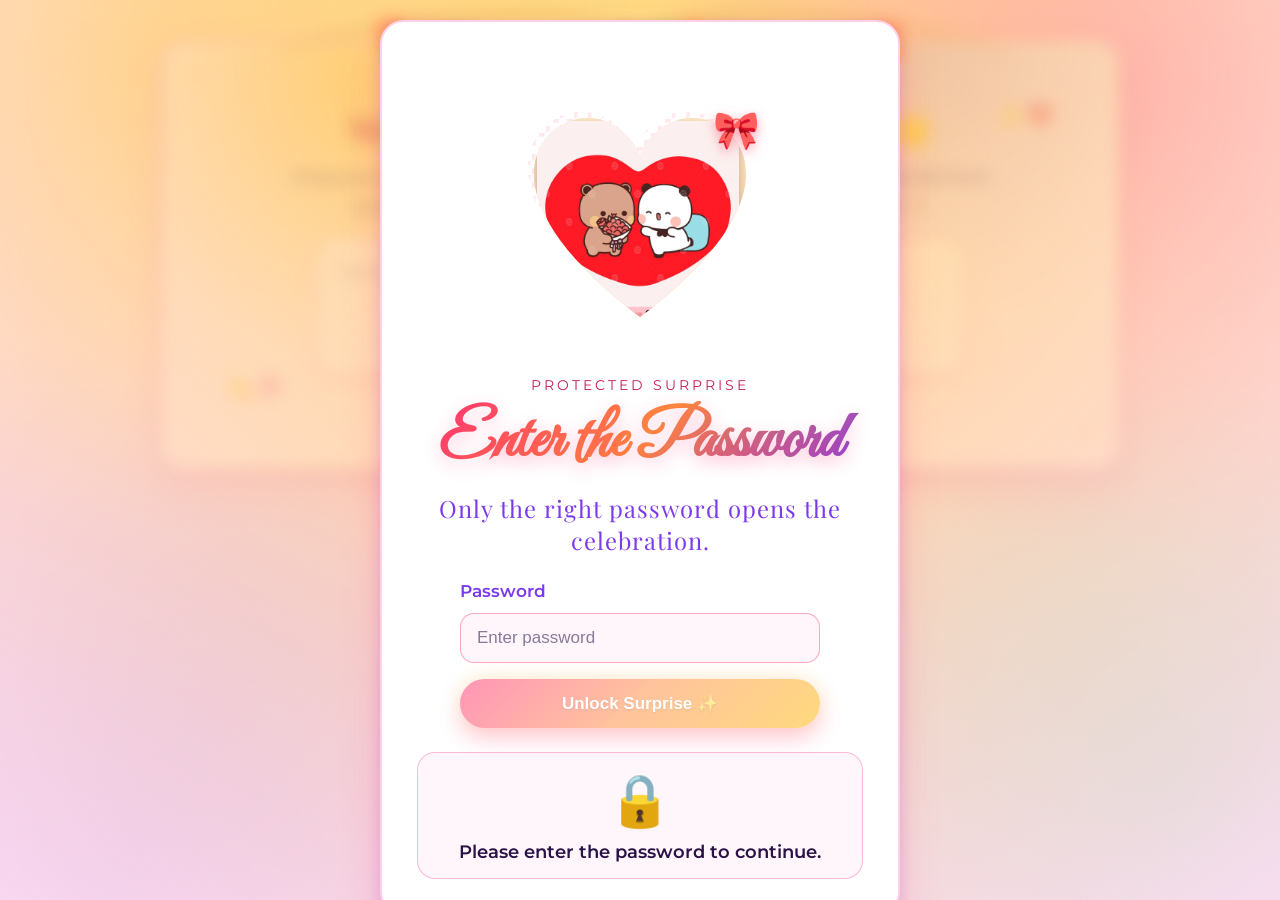
<file: index.html>
<!DOCTYPE html>
<html lang="en">
<head>
  <meta charset="UTF-8" />
  <title>Our Anniversary 💖</title>
  <!-- GitHub Pages entry: redirect to the actual app which lives under /src/surprise/ -->
  <meta http-equiv="refresh" content="0; url=./src/surprise/index.html" />
  <link rel="canonical" href="./src/surprise/index.html" />
  <script>window.location.replace('./src/surprise/index.html');</script>
</head>
<body>
  <p>Loading… If you are not redirected, <a href="./src/surprise/index.html">click here</a>.</p>
</body>
</html>
</file>
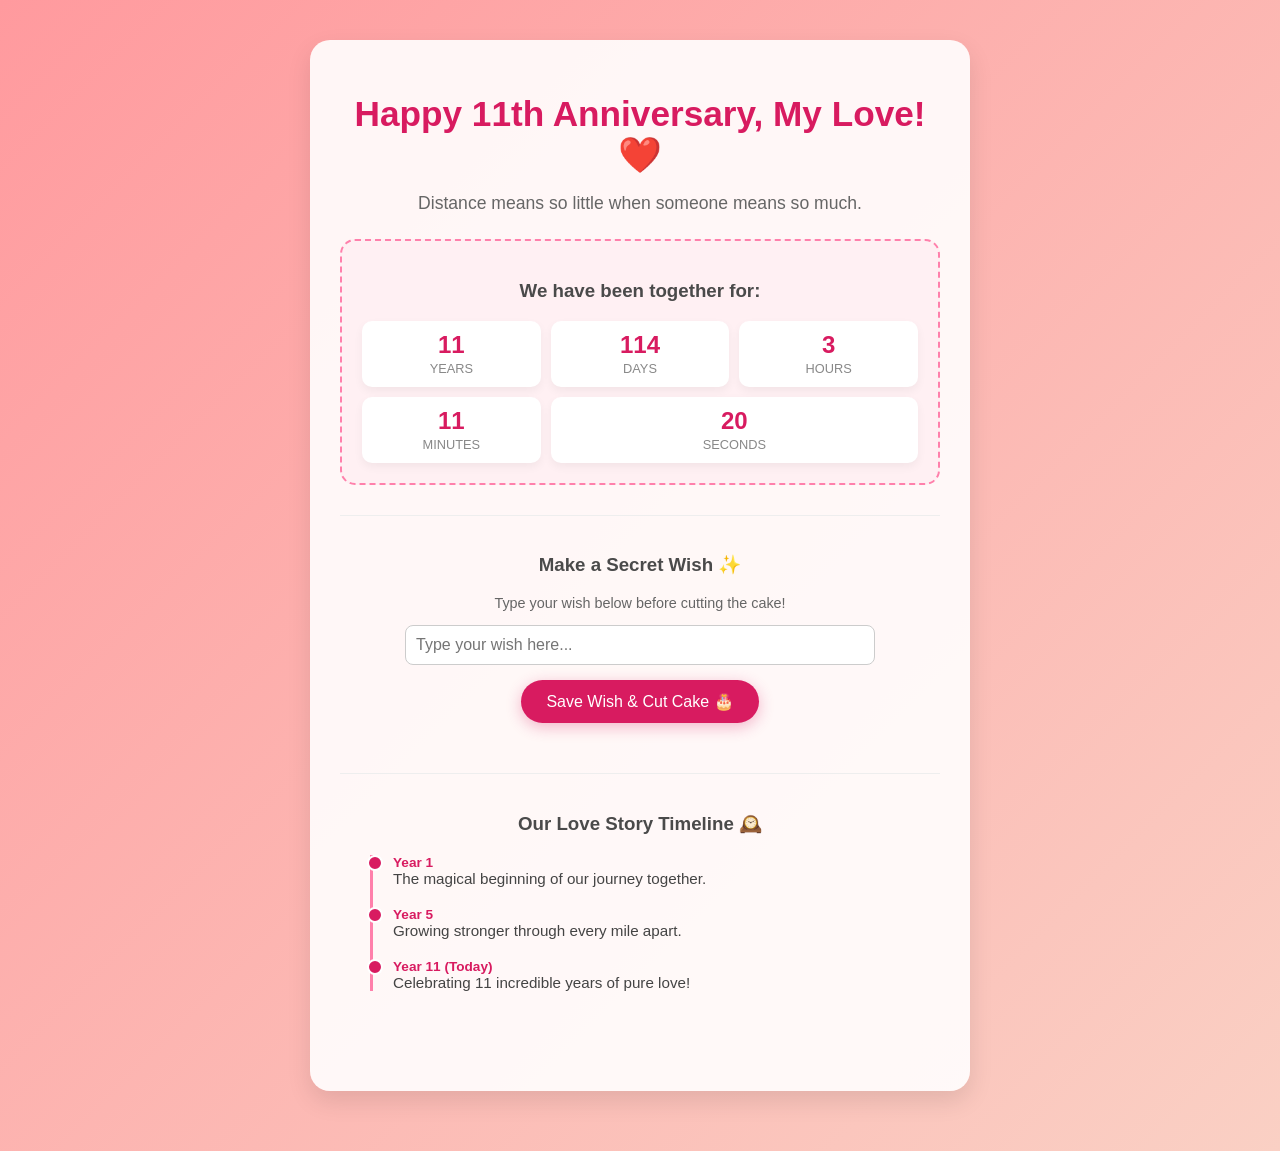
<file: Index.html>
<!DOCTYPE html>
<html lang="en">
<head>
    <meta charset="UTF-8">
    <meta name="viewport" content="width=device-width, initial-scale=1.0">
    <title>Happy 11th Anniversary ❤️</title>
    <style>
        body {
            font-family: 'Segoe UI', Tahoma, Geneva, Verdana, sans-serif;
            background: linear-gradient(135deg, #ff9a9e 0%, #fad0c4 100%);
            color: #4a4a4a;
            text-align: center;
            margin: 0;
            padding: 20px;
            min-height: 100vh;
            display: flex;
            flex-direction: column;
            align-items: center;
            justify-content: flex-start;
        }

        .container {
            max-width: 600px;
            width: 100%;
            background: rgba(255, 255, 255, 0.9);
            padding: 30px;
            border-radius: 20px;
            box-shadow: 0 10px 25px rgba(0,0,0,0.1);
            margin-top: 20px;
            margin-bottom: 40px;
        }

        h1 {
            color: #d81b60;
            font-size: 2.2rem;
            margin-bottom: 10px;
        }

        p.subtitle {
            font-size: 1.1rem;
            color: #666;
            margin-bottom: 25px;
        }

        /* Counter Styles */
        .counter-box {
            background: #fff0f3;
            border: 2px dashed #ff80ab;
            border-radius: 15px;
            padding: 20px;
            margin-bottom: 30px;
        }

        .counter-grid {
            display: grid;
            grid-template-columns: repeat(3, 1fr);
            gap: 10px;
            margin-top: 15px;
        }

        .time-unit {
            background: white;
            padding: 10px;
            border-radius: 10px;
            box-shadow: 0 4px 10px rgba(0,0,0,0.05);
        }

        .time-unit span {
            display: block;
            font-size: 1.5rem;
            font-weight: bold;
            color: #d81b60;
        }

        .time-unit label {
            font-size: 0.8rem;
            color: #888;
            text-transform: uppercase;
        }

        /* Wish & Cake Section */
        .section {
            margin: 30px 0;
            padding: 20px;
            border-top: 1px solid #eee;
        }

        input[type="text"] {
            padding: 10px;
            width: 80%;
            border: 1px solid #ccc;
            border-radius: 8px;
            font-size: 1rem;
            margin-bottom: 15px;
        }

        .btn {
            background: #d81b60;
            color: white;
            border: none;
            padding: 12px 25px;
            font-size: 1rem;
            border-radius: 25px;
            cursor: pointer;
            box-shadow: 0 4px 15px rgba(216, 27, 96, 0.3);
            transition: 0.2s;
        }

        .btn:hover {
            background: #c2185b;
            transform: scale(1.05);
        }

        /* Cake Styling */
        .cake {
            font-size: 4rem;
            margin: 20px 0;
            cursor: pointer;
            transition: transform 0.3s;
        }

        .cake:hover {
            transform: scale(1.1);
        }

        /* Proposal Section */
        #proposal-section {
            display: none;
        }

        .proposal-buttons {
            position: relative;
            height: 60px;
            margin-top: 20px;
            display: flex;
            justify-content: center;
            gap: 20px;
        }

        #btn-no {
            background: #757575;
            position: absolute;
            transition: 0.1s ease;
        }

        /* Timeline Section */
        .timeline {
            position: relative;
            text-align: left;
            border-left: 3px solid #ff80ab;
            margin: 20px 0 20px 10px;
            padding-left: 20px;
        }

        .timeline-item {
            margin-bottom: 20px;
            position: relative;
        }

        .timeline-item::before {
            content: '';
            position: absolute;
            left: -26.5px;
            top: 0;
            width: 12px;
            height: 12px;
            border-radius: 50%;
            background: #d81b60;
            border: 2px solid white;
        }

        .timeline-date {
            font-size: 0.85rem;
            color: #d81b60;
            font-weight: bold;
        }

        .timeline-text {
            font-size: 0.95rem;
            color: #444;
        }
    </style>
</head>
<body>

    <div class="container">
        <h1>Happy 11th Anniversary, My Love! ❤️</h1>
        <p class="subtitle">Distance means so little when someone means so much.</p>

        <!-- Live Counter Section -->
        <div class="counter-box">
            <h3>We have been together for:</h3>
            <div class="counter-grid">
                <div class="time-unit"><span id="years">0</span><label>Years</label></div>
                <div class="time-unit"><span id="days">0</span><label>Days</label></div>
                <div class="time-unit"><span id="hours">0</span><label>Hours</label></div>
                <div class="time-unit"><span id="minutes">0</span><label>Minutes</label></div>
                <div class="time-unit" style="grid-column: span 2;"><span id="seconds">0</span><label>Seconds</label></div>
            </div>
        </div>

        <!-- Step 1: Make a Wish -->
        <div class="section" id="wish-section">
            <h3>Make a Secret Wish ✨</h3>
            <p style="font-size: 0.9rem; color: #666;">Type your wish below before cutting the cake!</p>
            <input type="text" id="wish-input" placeholder="Type your wish here...">
            <br>
            <button class="btn" onclick="saveWish()">Save Wish & Cut Cake 🎂</button>
        </div>

        <!-- Step 2: Cut the Cake (Hidden initially) -->
        <div class="section" id="cake-section" style="display:none;">
            <h3>Cut the Anniversary Cake! 🍰</h3>
            <div class="cake" onclick="cutCake()">🎂</div>
            <p id="cake-instruction" style="font-size: 0.9rem; color: #d81b60;">Click the cake to cut it!</p>
        </div>

        <!-- Step 3: Proposal Section (Hidden initially) -->
        <div class="section" id="proposal-section">
            <h2 style="color: #d81b60;">Will you accept my love forever? 💍</h2>
            <div class="proposal-buttons">
                <button class="btn" id="btn-yes" onclick="sayYes()">Yes! ❤️</button>
                <button class="btn" id="btn-no" onmouseover="moveNoButton()" onclick="moveNoButton()">No 🙈</button>
            </div>
            <div id="response-msg" style="margin-top: 20px; font-size: 1.2rem; font-weight: bold; color: #d81b60;"></div>
        </div>

        <!-- Step 4: Love Story Timeline -->
        <div class="section">
            <h3>Our Love Story Timeline 🕰️</h3>
            <div class="timeline">
                <div class="timeline-item">
                    <div class="timeline-date">Year 1</div>
                    <div class="timeline-text">The magical beginning of our journey together.</div>
                </div>
                <div class="timeline-item">
                    <div class="timeline-date">Year 5</div>
                    <div class="timeline-text">Growing stronger through every mile apart.</div>
                </div>
                <div class="timeline-item">
                    <div class="timeline-date">Year 11 (Today)</div>
                    <div class="timeline-text">Celebrating 11 incredible years of pure love!</div>
                </div>
            </div>
        </div>
    </div>

    <script>
        // REPLACE THE DATE BELOW WITH YOUR EXACT PROPOSAL DATE AND TIME (Format: YYYY-MM-DDTHH:MM:SS)
        const proposalDate = new Date("2015-08-15T14:30:00");

        function updateCounter() {
            const now = new Date();
            const diff = now - proposalDate;

            if (diff < 0) return;

            const seconds = Math.floor(diff / 1000) % 60;
            const minutes = Math.floor(diff / (1000 * 60)) % 60;
            const hours = Math.floor(diff / (1000 * 60 * 60)) % 24;
            const daysTotal = Math.floor(diff / (1000 * 60 * 60 * 24));
            
            const years = Math.floor(daysTotal / 365);
            const days = daysTotal % 365;

            document.getElementById("years").innerText = years;
            document.getElementById("days").innerText = days;
            document.getElementById("hours").innerText = hours;
            document.getElementById("minutes").innerText = minutes;
            document.getElementById("seconds").innerText = seconds;
        }

        setInterval(updateCounter, 1000);
        updateCounter();

        function saveWish() {
            const wish = document.getElementById("wish-input").value;
            if (wish.trim() === "") {
                alert("Please write a small wish first! ❤️");
                return;
            }
            document.getElementById("wish-section").style.display = "none";
            document.getElementById("cake-section").style.display = "block";
        }

        function cutCake() {
            document.getElementById("cake-section").innerHTML = "<h3>🎉 Cake Cut Successfully! 🎉</h3><div class='cake'>🥳🍰</div><p style='color:#d81b60;'>Your wish has been locked in our hearts!</p>";
            setTimeout(() => {
                document.getElementById("proposal-section").style.display = "block";
            }, 1000);
        }

        function moveNoButton() {
            const btnNo = document.getElementById("btn-no");
            const x = Math.random() * 200 - 100;
            const y = Math.random() * 100 - 50;
            btnNo.style.transform = `translate(${x}px, ${y}px)`;
        }

        function sayYes() {
            document.getElementById("response-msg").innerHTML = "Yay! Thank you for making me the happiest person alive! I love you so much! 🥰❤️";
            document.getElementById("btn-no").style.display = "none";
            document.getElementById("btn-yes").style.display = "none";
        }
    </script>
</body>
</html>
</file>
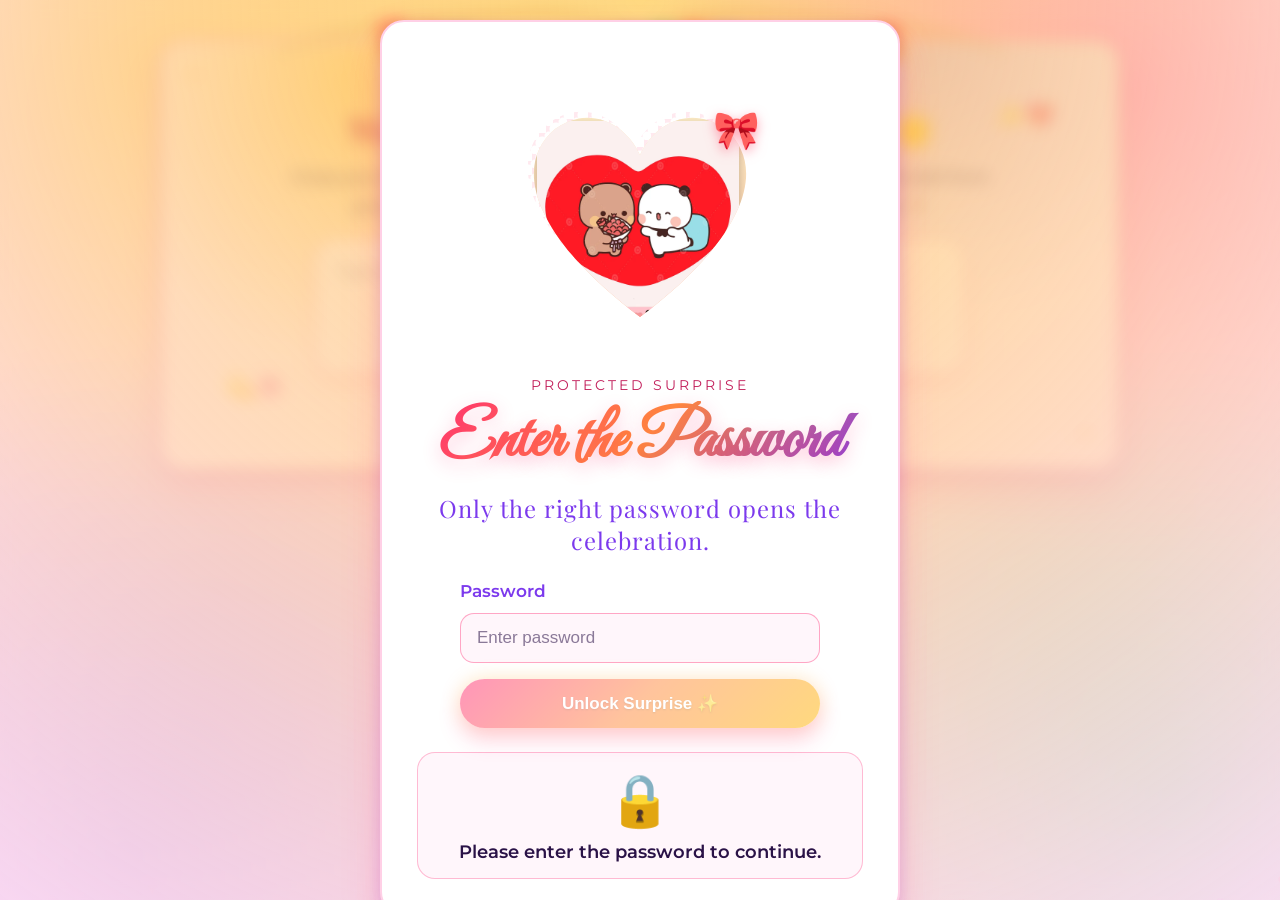
<file: src/surprise/index.html>
<!DOCTYPE html>
<html lang="en">
<head>
  <meta charset="UTF-8">
  <meta name="viewport" content="width=device-width, initial-scale=1.0">
  <title>Our Love Story | Happy Anniversary ❤️</title>

  <!-- Google Fonts -->
  <link rel="preconnect" href="https://fonts.googleapis.com">
  <link rel="preconnect" href="https://fonts.gstatic.com" crossorigin>
  <link href="https://fonts.googleapis.com/css2?family=Great+Vibes&family=Montserrat:wght@300;400;600;700&family=Playfair+Display:ital,wght@0,600;1,400&display=swap" rel="stylesheet">

  <link rel="stylesheet" href="styles/main.css">
</head>
<body>
  <!-- Particle Animation Background Canvas -->
  <canvas id="bg-canvas"></canvas>

  <div class="login-overlay" id="login-overlay">
    <div class="glass-card login-card">
      <!-- R3: Cute couple bears in party hats inside a heart-shaped frame
           with a gift ribbon bow and cartoon-building background -->
      <div class="couple-heart-frame" aria-hidden="true">
        <!-- Scalloped lacy border around the heart -->
        <div class="heart-scallop"></div>
        <div class="heart-shape">
          <!-- Cartoon buildings scene BEHIND the couple image -->
          <div class="city-scene">
            <span class="city-emoji cloud-1">☁️</span>
            <span class="city-emoji cloud-2">☁️</span>
            <span class="city-emoji building b1">🏢</span>
            <span class="city-emoji building b2">🏘️</span>
            <span class="city-emoji building b3">🏬</span>
          </div>

          <!-- Real Bubu + Dudu heart-frame image (from src/surprise/images/). -->
          <img
            class="couple-img"
            src="images/bubu_dudu_heart_image.webp"
            alt="Bubu and Dudu couple"
            onerror="this.classList.add('img-missing'); this.alt='Image missing: images/bubu_dudu_heart_image.webp'"
          />
        </div>
        <!-- Red ribbon bow on top-right corner -->
        <span class="gift-bow">🎀</span>
      </div>

      <p class="login-kicker">Protected Surprise</p>
      <h1 class="script-title login-title">Enter the Password</h1>
      <p class="sub-title">Only the right password opens the celebration.</p>

      <form class="login-form" id="login-form">
        <label class="login-label" for="password-input">Password</label>
        <input id="password-input" type="password" autocomplete="current-password" placeholder="Enter password" />
        <button class="btn login-btn" id="login-btn" type="submit" disabled>Unlock Surprise ✨</button>
      </form>

      <!-- R2: Wrong-password Dudu scene — hidden by default, shown on wrong entry -->
      <div class="bubu-scene" id="bubu-scene" style="display: none;" aria-hidden="true">
        <h2 class="wrong-passcode-title">WRONG PASSCODE</h2>
        <div class="dudu-door-stage">
          <!-- The door frame (wood). The door leaf swings open to the right
               and FULL Bubu steps out on the left so he's entirely visible. -->
          <div class="dudu-door-frame">
            <div class="dudu-door-leaf-v">
              <div class="dudu-door-panel"></div>
              <div class="dudu-door-panel"></div>
              <div class="dudu-door-knob"></div>
            </div>
          </div>

          <!-- Real angry Dudu image (from src/surprise/images/). The CSS
               `.dudu-peek-side` wrapper slides it out of the door and
               shakes "no" even if the image itself is static. -->
          <div class="dudu-peek-side">
            <img
              class="angry-img"
              src="images/angry_dudu.jpg"
              alt="Angry Dudu shaking head"
              onerror="this.classList.add('img-missing'); this.alt='Image missing: images/angry_dudu.jpg'"
            />
          </div>
        </div>
        <div class="try-again-prompt" id="try-again-prompt" style="display: none;" aria-hidden="true">
          <span class="think-dot think-dot-1"></span>
          <span class="think-dot think-dot-2"></span>
          <span class="think-dot think-dot-3"></span>
          <p class="try-again-note">dudu is telling you to try again 🥺💌</p>
          <button type="button" class="btn try-again-btn" id="bubu-try-again-btn">Try Again</button>
        </div>
      </div>

      <div class="login-feedback" id="login-feedback" aria-live="polite">
        <div class="login-emoji-state" id="login-emoji-state">🔒</div>
        <p id="login-message">Please enter the password to continue.</p>
        <p class="login-attempts" id="login-attempts" style="display: none; margin-top: 8px; color: #ffb4b4; font-size: 0.95rem;"></p>
        <button type="button" class="btn btn-small login-hint-btn" id="login-hint-btn" style="display: none; margin-top: 10px;">💡 Show Hint</button>
        <p class="login-hint" id="login-hint" style="display: none; margin-top: 10px; color: var(--text-gold); font-style: italic;">Hint: You + me + year 💌</p>
      </div>
    </div>
  </div>

  <div class="intro-video-overlay" id="intro-video-overlay" style="display: none;" aria-hidden="true">
    <video
      id="intro-video"
      class="intro-video"
      preload="auto"
      playsinline
      aria-label="Our anniversary introduction"
    >
      <source src="videos/intro_with_flowers.mp4" type="video/mp4">
      Your browser does not support video playback.
    </video>
  </div>

  <div class="balloon-video-overlay" id="balloon-video-overlay" style="display: none;" aria-hidden="true">
    <video id="balloon-video" class="balloon-video" preload="auto" playsinline aria-label="A special anniversary surprise">
      <source id="balloon-video-source" src="" type="video/mp4">
      Your browser does not support video playback.
    </video>
  </div>

  <div class="dudu-kiss-video-overlay" id="dudu-kiss-video-overlay" style="display: none;" aria-hidden="true">
    <video id="dudu-kiss-video" class="dudu-kiss-video" preload="auto" playsinline aria-label="Dudu kiss surprise">
      <source src="videos/dudu_kiss.mp4" type="video/mp4">
      Your browser does not support video playback.
    </video>
  </div>

  <div class="take-care-video-overlay" id="take-care-video-overlay" style="display: none;" aria-hidden="true">
    <video id="take-care-video" class="take-care-video" preload="auto" playsinline aria-label="Take care Bubu surprise">
      <source src="videos/take_care_bubu.mp4" type="video/mp4">
      Your browser does not support video playback.
    </video>
  </div>

  <div class="welcome-overlay" id="welcome-overlay" style="display: none;">
    <div class="glass-card welcome-card">
      <div class="celebration-emoji-container">
        <span class="emoji-bounce">💖</span>
        <span class="emoji-bounce" style="animation-delay: 0.2s;">✨</span>
        <span class="emoji-bounce" style="animation-delay: 0.4s;">🔑</span>
      </div>
      <p class="login-kicker">Congratulations!</p>
      <p class="sub-title">You successfully logged in to my heart 💖<br>Welcome to my heart!</p>
      <h1 class="script-title welcome-title" id="welcome-anniversary-title">Happy 11th Anniversary</h1>
      <p class="qtpi-line" id="welcome-qtpi-line">Happy 11th Anniversary my qtπ 🤲💖</p>
      <button class="btn welcome-btn" id="welcome-go-btn">Go Ahead →</button>
    </div>
  </div>

  <div class="welcome-overlay" id="wish-popup-overlay" style="display: none;">
    <div class="glass-card welcome-card wish-popup-card">
      <div class="celebration-emoji-container">
        <span class="emoji-bounce">✨</span>
        <span class="emoji-bounce" style="animation-delay: 0.15s;">🌟</span>
        <span class="emoji-bounce" style="animation-delay: 0.3s;">💖</span>
        <span class="emoji-bounce" style="animation-delay: 0.45s;">🎉</span>
        <span class="emoji-bounce" style="animation-delay: 0.6s;">🎀</span>
      </div>
      <p class="wish-popup-kicker">Your Wish Is Safe In Our Hearts</p>
      <h1 class="script-title wish-popup-title">I Hope Every Single One Of Your Beautiful Wishes Comes True 💖</h1>
      <p class="wish-popup-line">May this moment bring you more happiness, more love, and more of us — always.</p>
      <p class="wish-popup-sub">Now let the celebration continue, my love ✨</p>
      <button class="btn welcome-btn" id="wish-popup-go-btn">Go Ahead →</button>
    </div>
  </div>

  <div class="container">
    <!-- Fixed celebration banner shown across the main app experience.
         It stays pinned near the top while the user scrolls. -->
    <div class="anniversary-bunting" id="anniversary-bunting" aria-hidden="true">
      <div class="bunting-rope bunting-rope-left"></div>
      <div class="bunting-rope bunting-rope-right"></div>
      <div class="bunting-letters">
        <span class="flag flag-h">H</span>
        <span class="flag flag-a">A</span>
        <span class="flag flag-p1">P</span>
        <span class="flag flag-p2">P</span>
        <span class="flag flag-y">Y</span>
        <span class="flag flag-gap">&nbsp;</span>
        <span class="flag flag-a2">A</span>
        <span class="flag flag-n">N</span>
        <span class="flag flag-n2">N</span>
        <span class="flag flag-i">I</span>
        <span class="flag flag-v">V</span>
        <span class="flag flag-e">E</span>
        <span class="flag flag-r">R</span>
        <span class="flag flag-s">S</span>
        <span class="flag flag-a3">A</span>
        <span class="flag flag-r2">R</span>
        <span class="flag flag-y2">Y</span>
      </div>
    </div>

    <!-- HEADER & LIVE COUNTER SECTION -->
    <header class="glass-card timer-header-locked" id="timer-header" style="display: none;">
      <h1 class="script-title">Happy Anniversary</h1>
      <p class="sub-title" id="timer-subtitle">Pop the balloons in order to see the magic ✨</p>
      <p class="timer-pop-warning" id="timer-pop-warning" style="display: none;"></p>

      <div class="timer-grid">
        <div class="timer-box">
          <button class="timer-balloon balloon-years" id="balloon-years" type="button" data-order="1" aria-label="Pop balloon 1 for years">1</button>
          <span class="timer-number" id="years">0</span>
          <span class="timer-label">Years</span>
        </div>
        <div class="timer-box">
          <button class="timer-balloon balloon-days" id="balloon-days" type="button" data-order="2" aria-label="Pop balloon 2 for days">2</button>
          <span class="timer-number" id="days">0</span>
          <span class="timer-label">Days</span>
        </div>
        <div class="timer-box">
          <button class="timer-balloon balloon-hours" id="balloon-hours" type="button" data-order="3" aria-label="Pop balloon 3 for hours">3</button>
          <span class="timer-number" id="hours">0</span>
          <span class="timer-label">Hours</span>
        </div>
        <div class="timer-box">
          <button class="timer-balloon balloon-minutes" id="balloon-minutes" type="button" data-order="4" aria-label="Pop balloon 4 for minutes">4</button>
          <span class="timer-number" id="minutes">0</span>
          <span class="timer-label">Minutes</span>
        </div>
        <div class="timer-box">
          <button class="timer-balloon balloon-seconds" id="balloon-seconds" type="button" data-order="5" aria-label="Pop balloon 5 for seconds">5</button>
          <span class="timer-number" id="seconds">0</span>
          <span class="timer-label">Seconds</span>
        </div>
      </div>

      <div class="timer-detail-line" id="timer-detail-line">
        <span class="timer-detail-pill"><strong id="detail-years">0</strong> <span id="detail-years-label">years</span></span>
        <span class="timer-detail-pill"><strong id="detail-months">0</strong> <span id="detail-months-label">months</span></span>
        <span class="timer-detail-pill"><strong id="detail-weeks">0</strong> <span id="detail-weeks-label">weeks</span></span>
        <span class="timer-detail-pill"><strong id="detail-days">0</strong> <span id="detail-days-label">days</span></span>
        <span class="timer-detail-pill"><strong id="detail-hours">0</strong> <span id="detail-hours-label">hours</span></span>
        <span class="timer-detail-pill"><strong id="detail-minutes">0</strong> <span id="detail-minutes-label">minutes</span></span>
        <span class="timer-detail-pill"><strong id="detail-seconds">0</strong> <span id="detail-seconds-label">seconds</span></span>
      </div>
    </header>

    <!-- SECRET WISH & CAKE CUTTING SECTION -->
    <section class="glass-card" id="wish-card">
      <div id="wish-section">
        <div class="wish-decor wish-decor-left" aria-hidden="true">✨💖</div>
        <div class="wish-decor wish-decor-right" aria-hidden="true">💫🌸</div>
        <p class="wish-kicker">A Magical Moment Just For Us</p>
        <h2 class="sub-title wish-title">Make a Secret Anniversary Wish 🌟</h2>
        <p class="wish-intro">Close your eyes for a second, think about us, and write the sweetest little wish from your heart. This moment should feel like a celebration of our love. 💌</p>
        <div class="wish-input-group">
          <textarea id="wish-input" placeholder="Type your heartfelt wish for us here..."></textarea>
          <p class="wish-warning" id="wish-warning" style="display: none; color: var(--primary); font-weight: 600; margin-top: -5px; margin-bottom: 5px; font-size: 0.95rem;"></p>
          <button class="btn" id="save-wish-btn">Go Ahead →</button>
          <div class="giving-flowers-video-wrap" id="giving-flowers-video-wrap" style="display: none;" aria-hidden="true">
            <video
              id="giving-flowers-video"
              class="giving-flowers-video"
              preload="auto"
              autoplay
              loop
              muted
              playsinline
              aria-label="A flower surprise for our secret wish"
            >
              <source src="videos/giving_flowers.mp4" type="video/mp4">
              Your browser does not support video playback.
            </video>
          </div>
        </div>
      </div>

      <div class="cake-container" id="cake-section">
        <h2 class="sub-title" id="cake-heading">Open the Gift to Reveal Your Surprise 🎁</h2>
        <p class="cake-instruction" id="cake-instruction">Pop all the balloons first, then open the gift to see the magic ✨</p>
        <p class="gift-warning" id="gift-warning" style="display: none;" role="alert"></p>

        <button class="gift-box-wrap" id="gift-box-wrap" type="button" aria-label="Open gift box">
          <div class="gift-box-lid"></div>
          <div class="gift-box-ribbon gift-box-ribbon-vertical"></div>
          <div class="gift-box-ribbon gift-box-ribbon-horizontal"></div>
          <div class="gift-box-bow">
            <span class="bow-loop bow-loop-left"></span>
            <span class="bow-loop bow-loop-right"></span>
            <span class="bow-knot"></span>
          </div>
          <div class="gift-box-base"></div>
        </button>

        <div class="cake-stage" id="cake-emoji">
          <div class="cake-3d">
            <div class="cake-tier tier-top">
              <div class="tier-fill"></div>
              <div class="tier-slice"></div>
              <div class="candle">
                <div class="flame"></div>
              </div>
            </div>
            <div class="cake-tier tier-mid">
              <div class="tier-fill"></div>
              <div class="tier-slice"></div>
              <div class="cake-drip"></div>
            </div>
            <div class="cake-tier tier-bottom">
              <div class="tier-fill"></div>
              <div class="tier-slice"></div>
              <div class="cake-decor">🌹 ❤️ 🌹</div>
            </div>
            <div class="cake-plate"></div>
          </div>
          <div class="cake-sparkle sparkle-1">✨</div>
          <div class="cake-sparkle sparkle-2">💖</div>
          <div class="cake-sparkle sparkle-3">✨</div>
        </div>
      </div>

      <!-- COUPLE IMAGE REVEAL AFTER CAKE CUT -->
      <div class="couple-showcase" id="couple-section">
        <div class="couple-image-card" id="couple-image-card">
          <img
            class="couple-cut-image"
            src="images/bubu_dudu_bride_groom_image.jpeg"
            alt="Bubu Dudu bride and groom"
            onerror="this.classList.add('img-missing'); this.alt='Image missing: images/bubu_dudu_bride_groom_image.jpeg'"
          />
        </div>
      </div>
    </section>

    <!-- PROPOSAL INTERACTIVE SECTION -->
    <section class="glass-card proposal-box" id="proposal-section">
      <h2 class="script-title">Will You Love Me Forever?</h2>
      <p class="sub-title">Through every smile, distance, and milestone ahead...</p>
      <div class="asking-question-video-wrap" id="asking-question-video-wrap" aria-hidden="true">
        <video
          id="asking-question-video"
          class="asking-question-video"
          preload="auto"
          autoplay
          loop
          muted
          playsinline
          aria-label="Will you love me forever question"
        >
          <source src="videos/asking_question.mp4" type="video/mp4">
          Your browser does not support video playback.
        </video>
      </div>

      <div class="proposal-buttons">
        <button class="btn" id="btn-yes">Yes, Absolutely! ❤️</button>
        <button class="btn btn-no" id="btn-no">No 😜</button>
      </div>
      <p class="response-message" id="response-msg"></p>
    </section>

    <!-- CUSTOMIZED MAGAZINE TIMELINE SECTION -->
    <section class="glass-card magazine-section" id="timeline-section">
      <h2 class="script-title">Our Love Story Timeline</h2>
      <p class="sub-title">Flip through the real chapters of our journey (2016 – Present)</p>

      <div class="magazine-wrapper">
        <!-- Page 1: 2016 -->
        <div class="magazine-page active">
          <span class="year-badge">2016</span>
          <h3 class="page-title">The Beginning of Our Journey</h3>
          <ul class="timeline-events">
            <li><strong>January 11, 2016:</strong> Our beautiful love story officially began in Madhya Pradesh.</li>
            <li>We spent beautiful quality time together in the school classroom, where our love first started growing so softly and naturally.</li>
            <li><strong>Temple Mountain Walk:</strong> I still remember that trip where we walked together around the temple mountain. That simple walk with you felt more special than any big outing.</li>
            <li><strong>Weekend Calls:</strong> Our weekend calls slowly became a part of my happiness. Even hearing your voice for a little while used to make my whole day feel complete.</li>
            <li><strong>One Sweet Little Moment:</strong> One day, I kissed you on the cheek, and that tiny moment became one of the cutest and most unforgettable memories of our early love.</li>
          </ul>
          <span class="page-quote">"A new chapter quietly began, and my whole world slowly started becoming you."</span>
        </div>

        <!-- Page 2: 2017 -->
        <div class="magazine-page">
          <span class="year-badge">2017</span>
          <h3 class="page-title">10th Class, The Public Proposal & Family Support</h3>
          <ul class="timeline-events">
            <li><strong>Classroom Memories:</strong> We were placed in different sections for 10th class, but we looked forward to the evenings during classroom sweeping duties just to meet and talk.</li>
            <li><strong>Birthday Surprise:</strong> Even after completing my exams, I went back to school just to celebrate your birthday with you while you were still giving your exams.</li>
            <li><strong>The Proposal I Can Never Forget:</strong> After interval, while everyone was going toward the biology lab, I stopped you, gave you a chocolate, and proposed to you. That moment is still one of the sweetest scenes in my life.</li>
            <li><strong>First Family Conversation:</strong> During final exams in 2017, I opened up to my father about our relationship. He was understanding and told me that once we both got settled in our futures, our families would happily accept our bond.</li>
            <li><strong>Summer 2017:</strong> During the summer break, Facebook Messenger was our only source of contact, and we spent hours messaging each other.</li>
          </ul>
          <span class="page-quote">"A fearless leap of love and our very first promises."</span>
        </div>

        <!-- Page 3: 2017 – 2018 -->
        <div class="magazine-page">
          <span class="year-badge">2017 – 2018</span>
          <h3 class="page-title">Intermediate / First Long-Distance Phase & Secret Hostel Call</h3>
          <ul class="timeline-events">
            <li><strong>First LDR Phase:</strong> I joined Intermediate 1st year, marking our first long-distance chapter. We eagerly waited for holidays just so we could call and text each other.</li>
            <li><strong>The Night Call Mystery:</strong> In 2018, we pulled off a secret operation—sneaking a mobile phone into your hostel. We stayed up all night excited, talking about our memories and sharing special moments.</li>
            <li><strong>Hostel Teasing & Secret Signals:</strong> In the days after, your friends teased you constantly, waiting for my calls. To contact you, whenever my parents or friends' parents visited, I would give you a missed call, and you would call me back so we could talk.</li>
          </ul>
          <span class="page-quote">"Miles apart, but closer at heart with every passing night."</span>
        </div>

        <!-- Page 4: 2019 -->
        <div class="magazine-page">
          <span class="year-badge">2019</span>
          <h3 class="page-title">JEE Mains, B.Tech, and First Outings</h3>
          <ul class="timeline-events">
            <li><strong>Early 2019 (JEE Mains Day):</strong> You surprised me by coming to my exam center on the day of my JEE Mains exam. Seeing each other brought so much excitement!</li>
            <li><strong>First B.Tech Reunion (Railway Station):</strong> When I started B.Tech in 2019, we met at the railway station. I was so nervous and shy that I couldn’t even hold your hand for the first time—a memory we fondly laugh about now!</li>
            <li><strong>First Outing (Oxygen Park, 2019):</strong> We went on our very first official outing to Oxygen Park, creating one of our cutest initial memories together.</li>
          </ul>
          <span class="page-quote">"Shy hand-holds and unforgettable first dates."</span>
        </div>

        <!-- Page 5: 2020 -->
        <div class="magazine-page">
          <span class="year-badge">2020</span>
          <h3 class="page-title">Bhongir Fort, Corona Lockdown & Virtual Love</h3>
          <ul class="timeline-events">
            <li><strong>Bhongir Fort Trip:</strong> We went to Bhongir, a crucial landmark in our journey that brought us significantly closer to each other.</li>
            <li><strong>Pre-Lockdown Meal:</strong> Before heading home, we ate lunch together at Bawarchi / Mehfil, assuming we would meet again in a few weeks or months.</li>
            <li><strong>Corona Lockdown LDR:</strong> Lockdown separated us unexpectedly for much longer than planned. We kept our connection alive through video calls, Instagram, Zoom meetings, and sending funny/crazy snaps on Snapchat.</li>
          </ul>
          <span class="page-quote">"Overcoming distance through virtual smiles and endless calls."</span>
        </div>

        <!-- Page 6: 2021 -->
        <div class="magazine-page">
          <span class="year-badge">2021</span>
          <h3 class="page-title">A Special Gift Across the Distance</h3>
          <ul class="timeline-events">
            <li><strong>January 11, 2021 (Anniversary Surprise):</strong> While she was working in Hyderabad and I was at home, I sent her a surprise gift for our anniversary: a golden rose and a special locket that projects "I Love You" in 100 different languages.</li>
            <li><strong>Sweet Video Calls:</strong> In 2021, we also had so many sweet video calls. Those calls gave us some of the most soft, beautiful, and comforting memories of that phase.</li>
            <li><strong>The Start of Something More Beautiful:</strong> When I think about that year now, it feels like those video-call memories were the beginning of many new special things between us — deeper talks, sweeter understanding, and a more beautiful closeness.</li>
          </ul>
          <span class="page-quote">"Even through a screen, your love still reached me so deeply."</span>
        </div>

        <!-- Page 7: 2022 -->
        <div class="magazine-page">
          <span class="year-badge">2022</span>
          <h3 class="page-title">Bachupally Days & Surprise Memories</h3>
          <ul class="timeline-events">
            <li><strong>Vikarabad Surprise:</strong> I still smile when I remember how I came to surprise you on the Vikarabad trip. Seeing your reaction itself became one of my favorite memories.</li>
            <li><strong>October 2022, Bachupally:</strong> We spent a small but very beautiful quality time together in Bachupally. It was not about a big event — it was just us, our talks, and the peace I always feel when I am with you.</li>
            <li><strong>Weekend Happiness:</strong> Around that time, every small meeting, birthday plan, and little gift exchange made me feel like our love was growing more naturally and more beautifully.</li>
          </ul>
          <span class="page-quote">"Some memories are small in time, but huge in the heart."</span>
        </div>

        <!-- Page 8: 2023 -->
        <div class="magazine-page">
          <span class="year-badge">2023</span>
          <h3 class="page-title">Our ECIL Weekends & Rainy Memories</h3>
          <ul class="timeline-events">
            <li><strong>Every Weekend Felt Like a Festival:</strong> In 2023, meeting you almost every weekend became the best part of my life. I used to wait for those moments all week just to spend time with you.</li>
            <li><strong>ECIL Quality Time:</strong> We spent a lot of beautiful quality time in ECIL. We visited many places together, roamed around, talked endlessly, and turned ordinary weekends into beautiful memories.</li>
            <li><strong>Birla Mandir Rain Memory:</strong> One day when we went to Birla Mandir, we both got completely drenched in the rain. Even that became such a sweet memory because being with you made that moment feel magical instead of inconvenient.</li>
          </ul>
          <span class="page-quote">"With you, even rain felt like a beautiful blessing of love."</span>
        </div>

        <!-- Page 9: 2024 -->
        <div class="magazine-page">
          <span class="year-badge">2024</span>
          <h3 class="page-title">A Year of Hope, Stress & Sweet Comfort</h3>
          <ul class="timeline-events">
            <li><strong>Holding On To Us:</strong> In 2024, even while life was becoming serious and future plans were growing, what I remember most is how we still kept finding time for each other and holding on to our story with love.</li>
            <li><strong>Your US Journey:</strong> This was also the phase when your path toward the US became real, and I kept feeling both proud of you and emotional because our story was stepping into a new chapter.</li>
            <li><strong>December 2024:</strong> When my visa got rejected twice, it was a painful time for me. But one memory that still feels so special is our time at Waffle Cafe, where we met a person who instantly created a song based on our story. Even in that stressful phase, you turned my sadness into a sweet memory.</li>
          </ul>
          <span class="page-quote">"Even in my hardest moments, you somehow turned pain into a memory worth keeping."</span>
        </div>

        <!-- Page 10: 2025 -->
        <div class="magazine-page">
          <span class="year-badge">2025</span>
          <h3 class="page-title">Distance, Surprises & Your Letters</h3>
          <ul class="timeline-events">
            <li><strong>Long-Distance Again:</strong> 2025 reminded me how hard distance can be, especially with the huge time difference. But even across oceans, I never felt far from your love.</li>
            <li><strong>Your Surprise Gifts:</strong> One of the most emotional memories of 2025 was when I received surprise gifts from you — a tripod and those beautiful letters. I still remember how I cried while reading them, because every word carried your love so deeply.</li>
            <li><strong>Your Love Reached Me Anyway:</strong> Even when I could not hug you, your surprises, your words, and your care made me feel that you were right beside me.</li>
          </ul>
          <span class="page-quote">"Your letters reached my heart before your hands could reach mine."</span>
        </div>

        <!-- Page 11: 2026 -->
        <div class="magazine-page">
          <span class="year-badge">2026</span>
          <h3 class="page-title">Two Months of Beautiful Memories & Another Goodbye</h3>
          <ul class="timeline-events">
            <li><strong>You Came Back To India:</strong> In 2026, when you came back to India, we created so many more memories together. Those two months felt so full of happiness, peace, outings, and the kind of love I had missed for so long.</li>
            <li><strong>Time With Family:</strong> In those two months, we went to your house, spent time with your family, and enjoyed beautiful outings together. On my birthday, when we went to my home, the happiness of that day still stays alive in my heart.</li>
            <li><strong>A Beautiful Confession At Home:</strong> Two weeks before you went back to the US, you told your mother about our story. When she accepted us, I felt a kind of joy that words really cannot explain.</li>
            <li><strong>Airport Goodbye:</strong> At the airport send-off, I cried a lot. Your parents saw me crying, and I felt shy, but that moment also showed how deeply I love you and how hard it is for me to let you go.</li>
            <li><strong>Long-Distance Again:</strong> After all those precious memories together, you went back to the US, and once again we entered another long-distance phase — but this time with even more memories holding us together.</li>
          </ul>
          <span class="page-quote">"We lived a whole little lifetime in those two months, and then carried it back into distance."</span>
        </div>
      </div>

      <!-- MAGAZINE CONTROLS -->
      <div class="mag-controls">
        <button class="btn btn-small" id="prev-btn" disabled>← Previous</button>
        <div class="page-dots" id="page-dots"></div>
        <button class="btn btn-small" id="next-btn">Next →</button>
      </div>
    </section>

    <!-- BOTTOM LIVE COUNTER (Deduplicated for visibility at the end of timeline) -->
    <div class="glass-card" id="timer-bottom" style="display: none; margin-top: 40px;">
      <h2 class="sub-title">Our Time Together Continues... ❤️</h2>
      <div class="timer-grid">
        <div class="timer-box">
          <span class="timer-number" id="years-bottom">0</span>
          <span class="timer-label">Years</span>
        </div>
        <div class="timer-box">
          <span class="timer-number" id="days-bottom">0</span>
          <span class="timer-label">Days</span>
        </div>
        <div class="timer-box">
          <span class="timer-number" id="hours-bottom">0</span>
          <span class="timer-label">Hours</span>
        </div>
        <div class="timer-box">
          <span class="timer-number" id="minutes-bottom">0</span>
          <span class="timer-label">Minutes</span>
        </div>
        <div class="timer-box">
          <span class="timer-number" id="seconds-bottom">0</span>
          <span class="timer-label">Seconds</span>
        </div>
      </div>

      <div class="timer-detail-line timer-detail-line-bottom" id="timer-detail-line-bottom">
        <span class="timer-detail-pill"><strong id="detail-years-bottom">0</strong> <span id="detail-years-bottom-label">years</span></span>
        <span class="timer-detail-pill"><strong id="detail-months-bottom">0</strong> <span id="detail-months-bottom-label">months</span></span>
        <span class="timer-detail-pill"><strong id="detail-weeks-bottom">0</strong> <span id="detail-weeks-bottom-label">weeks</span></span>
        <span class="timer-detail-pill"><strong id="detail-days-bottom">0</strong> <span id="detail-days-bottom-label">days</span></span>
        <span class="timer-detail-pill"><strong id="detail-hours-bottom">0</strong> <span id="detail-hours-bottom-label">hours</span></span>
        <span class="timer-detail-pill"><strong id="detail-minutes-bottom">0</strong> <span id="detail-minutes-bottom-label">minutes</span></span>
        <span class="timer-detail-pill"><strong id="detail-seconds-bottom">0</strong> <span id="detail-seconds-bottom-label">seconds</span></span>
      </div>
    </div>
  </div>

  <!-- Use Vanilla JS as requested for cross-browser compatibility -->
  <script src="scripts/app.js" defer></script>
</body>
</html>
</file>
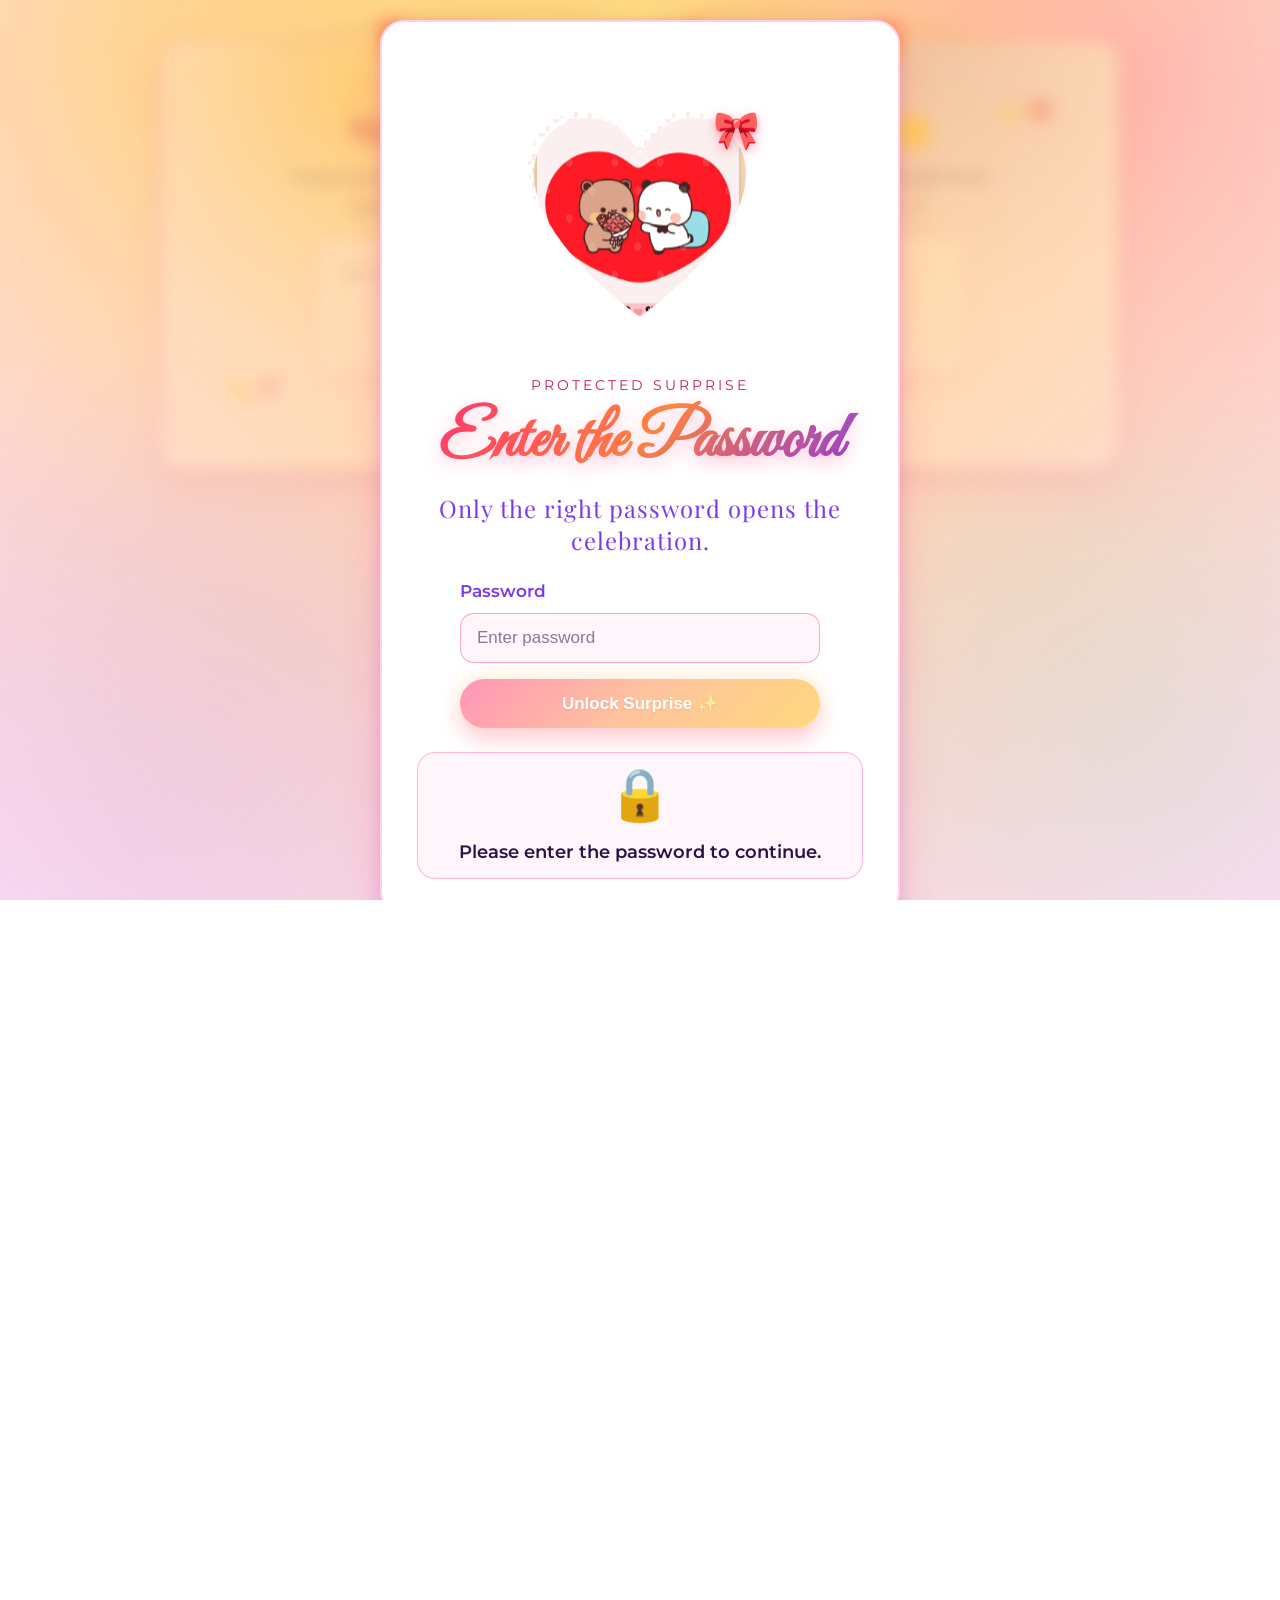
<file: src/surprise/surprise.html>
<!DOCTYPE html>
<html lang="en">
<head>
  <meta charset="UTF-8">
  <meta http-equiv="refresh" content="0; url=index.html">
  <title>Redirecting...</title>
</head>
<body>
  <p>Redirecting to <a href="index.html">index.html</a>...</p>
</body>
</html>
</file>
<file: src/surprise/styles/main.css>
:root {
  --primary: #ff4d6d;
  --secondary: #c77dff;
  --accent: #ffb703;
  --bg-dark: #0f0c1b;
  --card-bg: rgba(255, 255, 255, 0.07);
  --card-border: rgba(255, 255, 255, 0.15);
  --text-gold: #f7d070;
}

* {
  box-sizing: border-box;
  margin: 0;
  padding: 0;
}

body {
  background: radial-gradient(circle at center, #1e1535 0%, #080511 100%);
  color: #ffffff;
  font-family: 'Montserrat', sans-serif;
  min-height: 100vh;
  overflow-x: hidden;
  position: relative;
}

.login-overlay {
  position: fixed;
  inset: 0;
  z-index: 20;
  display: flex;
  align-items: center;
  justify-content: center;
  padding: 20px;
  overflow-y: auto;
  overscroll-behavior: contain;
  background: radial-gradient(circle at top, rgba(255, 77, 109, 0.22), rgba(8, 5, 17, 0.96));
  -webkit-backdrop-filter: blur(8px);
  backdrop-filter: blur(8px);
  transition: opacity 0.45s ease, transform 0.45s ease;
}

.login-overlay.hidden {
  opacity: 0;
  transform: scale(1.03);
  pointer-events: none;
}

.intro-video-overlay {
  position: fixed;
  inset: 0;
  z-index: 25;
  display: flex;
  align-items: center;
  justify-content: center;
  overflow: hidden;
  background: #080511;
}

.intro-video {
  display: block;
  width: 100%;
  height: 100%;
  object-fit: contain;
  background: #080511;
}

.balloon-video-overlay {
  position: fixed;
  inset: 0;
  z-index: 30;
  display: flex;
  align-items: center;
  justify-content: center;
  overflow: hidden;
  background: #080511;
}

.balloon-video {
  display: block;
  width: 100%;
  height: 100%;
  object-fit: contain;
  background: #080511;
}

.dudu-kiss-video-overlay {
  position: fixed;
  inset: 0;
  z-index: 31;
  display: flex;
  align-items: center;
  justify-content: center;
  overflow: hidden;
  background: #080511;
}

.dudu-kiss-video {
  display: block;
  width: 100%;
  height: 100%;
  object-fit: contain;
  background: #080511;
}

.take-care-video-overlay {
  position: fixed;
  inset: 0;
  z-index: 32;
  display: flex;
  align-items: center;
  justify-content: center;
  overflow: hidden;
  background: #080511;
}

.take-care-video {
  display: block;
  width: 100%;
  height: 100%;
  object-fit: contain;
  background: #080511;
}

.giving-flowers-video-wrap {
  width: 100%;
  margin-top: 18px;
  border-radius: 18px;
  overflow: hidden;
  background: #080511;
  box-shadow: 0 12px 28px rgba(124, 58, 237, 0.25);
}

.giving-flowers-video {
  display: block;
  width: 100%;
  max-height: min(56vw, 420px);
  aspect-ratio: 16 / 9;
  object-fit: contain;
  background: #080511;
}

.login-card {
  max-width: 520px;
  width: 100%;
  margin: auto 0;
}

.login-kicker {
  text-transform: uppercase;
  letter-spacing: 3px;
  font-size: 0.8rem;
  color: var(--accent);
  margin-bottom: 8px;
}

.login-title {
  margin-bottom: 12px;
}

.login-form {
  display: flex;
  flex-direction: column;
  gap: 12px;
  max-width: 360px;
  margin: 0 auto;
}

.login-label {
  text-align: left;
  color: #e9d5ff;
  font-weight: 600;
}

.login-form input {
  width: 100%;
  border: 1px solid rgba(255, 255, 255, 0.18);
  border-radius: 14px;
  padding: 14px 16px;
  font-size: 1rem;
  background: rgba(0, 0, 0, 0.28);
  color: #fff;
  outline: none;
}

.login-form input:focus {
  border-color: var(--primary);
  box-shadow: 0 0 0 4px rgba(255, 77, 109, 0.18);
}

.login-btn {
  margin-top: 4px;
}

.login-feedback {
  margin-top: 24px;
  padding: 16px;
  border-radius: 18px;
  background: rgba(0, 0, 0, 0.22);
  border: 1px solid rgba(255, 255, 255, 0.08);
}

.login-emoji-state {
  font-size: 3rem;
  margin-bottom: 10px;
  display: inline-block;
  animation: bob 1.8s ease-in-out infinite;
}

.login-feedback p {
  font-size: 1.05rem;
  font-weight: 600;
}

.login-feedback.error {
  border-color: rgba(255, 77, 109, 0.55);
  box-shadow: 0 0 24px rgba(255, 77, 109, 0.18);
}

.login-feedback.success {
  border-color: rgba(255, 183, 3, 0.55);
  box-shadow: 0 0 24px rgba(255, 183, 3, 0.18);
}

.login-feedback.error .login-emoji-state {
  animation: shake 0.45s ease-in-out 2, bob 1.8s ease-in-out infinite;
}

.login-feedback.success .login-emoji-state {
  animation: pop 0.5s ease, bob 1.8s ease-in-out infinite;
}

.welcome-overlay {
  position: fixed;
  inset: 0;
  z-index: 15;
  display: flex;
  align-items: center;
  justify-content: center;
  padding: 20px;
  overflow-y: auto;
  overscroll-behavior: contain;
  background: radial-gradient(circle at bottom, rgba(199, 125, 255, 0.22), rgba(8, 5, 17, 0.96));
  -webkit-backdrop-filter: blur(8px);
  backdrop-filter: blur(8px);
  transition: opacity 0.45s ease, transform 0.45s ease;
}

.welcome-overlay.hidden {
  opacity: 0;
  transform: scale(1.03);
  pointer-events: none;
}

.welcome-card {
  max-width: 550px;
  width: 100%;
  margin: auto 0;
  animation: pop 0.6s ease;
}

.celebration-emoji-container {
  font-size: 3.5rem;
  margin-bottom: 15px;
}

.emoji-bounce {
  display: inline-block;
  animation: bob 1.5s ease-in-out infinite;
}

.wish-line {
  font-size: 1.15rem;
  color: #e2e8f0;
  margin-bottom: 25px;
  font-weight: 500;
}

.welcome-btn {
  font-size: 1.1rem;
  padding: 14px 40px;
}

.wish-warning {
  transition: opacity 0.3s ease;
}

.qtpi-line {
  font-family: 'Great Vibes', cursive;
  font-size: 2rem;
  color: var(--text-gold);
  margin: -6px 0 20px 0;
  text-shadow: 0 2px 12px rgba(255, 183, 3, 0.4);
  animation: bob 2.2s ease-in-out infinite;
}

/* ===== Animated Multi-tier Cake ===== */
.cake-stage {
  position: relative;
  width: 260px;
  height: 260px;
  margin: 20px auto 10px;
  cursor: url("data:image/svg+xml;utf8,<svg xmlns='http://www.w3.org/2000/svg' width='40' height='40' viewBox='0 0 40 40'><text x='2' y='30' font-size='30'>🔪</text></svg>") 4 28, crosshair;
  user-select: none;
  perspective: 800px;
}

.cake-3d {
  position: absolute;
  left: 50%;
  bottom: 20px;
  transform: translateX(-50%);
  transform-style: preserve-3d;
  animation: cakeFloat 3.6s ease-in-out infinite;
}

.cake-tier {
  position: relative;
  margin: 0 auto;
  background: transparent;
  box-shadow: none;
}

/* .tier-fill = the main cake body (left/remaining chunk after cut) */
/* .tier-slice = the separate slice that moves aside after cutting  */
.tier-fill,
.tier-slice {
  position: absolute;
  inset: 0;
  border-radius: 12px 12px 6px 6px;
  box-shadow: inset 0 -6px 0 rgba(0, 0, 0, 0.15), 0 8px 18px rgba(0, 0, 0, 0.35);
  transition: clip-path 0.7s cubic-bezier(0.22, 1, 0.36, 1),
              transform 0.7s cubic-bezier(0.22, 1, 0.36, 1);
  transform-origin: left center;
}

.tier-bottom {
  width: 200px;
  height: 60px;
}
.tier-mid {
  width: 150px;
  height: 50px;
  margin-top: -6px;
}
.tier-top {
  width: 100px;
  height: 42px;
  margin-top: -6px;
}

.tier-bottom .tier-fill,
.tier-bottom .tier-slice {
  background: linear-gradient(180deg, #ffb8d1 0%, #ff6f9c 60%, #d63f74 100%);
}
.tier-mid .tier-fill,
.tier-mid .tier-slice {
  background: linear-gradient(180deg, #fff1c1 0%, #ffd166 60%, #d99a2b 100%);
}
.tier-top .tier-fill,
.tier-top .tier-slice {
  background: linear-gradient(180deg, #e9c9ff 0%, #c77dff 60%, #8e44d8 100%);
}

.cake-plate {
  width: 240px;
  height: 14px;
  background: radial-gradient(ellipse at center, #f7d070 0%, #a67c1a 100%);
  border-radius: 50%;
  margin: -4px auto 0;
  box-shadow: 0 10px 20px rgba(0, 0, 0, 0.5);
}

.cake-drip {
  position: absolute;
  top: 100%;
  left: 0;
  right: 0;
  height: 10px;
  background: linear-gradient(180deg, #ffd166 0%, transparent 100%);
  clip-path: polygon(0 0, 8% 100%, 16% 0, 24% 90%, 32% 0, 40% 100%, 48% 0, 56% 90%, 64% 0, 72% 100%, 80% 0, 88% 90%, 100% 0);
}

.cake-decor {
  position: absolute;
  bottom: 6px;
  left: 0;
  right: 0;
  text-align: center;
  font-size: 0.9rem;
  letter-spacing: 4px;
}

.candle {
  position: absolute;
  left: 50%;
  bottom: 100%;
  transform: translateX(-50%);
  width: 8px;
  height: 26px;
  background: linear-gradient(180deg, #fff 0%, #ffe4ec 50%, #ff9ec1 100%);
  border-radius: 2px;
}

.flame {
  position: absolute;
  left: 50%;
  bottom: 100%;
  transform: translateX(-50%);
  width: 12px;
  height: 18px;
  background: radial-gradient(circle at 50% 70%, #fff2a1 0%, #ffb703 40%, #ff4d6d 90%);
  border-radius: 50% 50% 50% 50% / 60% 60% 40% 40%;
  filter: drop-shadow(0 0 8px rgba(255, 183, 3, 0.9));
  animation: flicker 0.35s ease-in-out infinite alternate;
  transform-origin: center bottom;
}

.cake-sparkle {
  position: absolute;
  font-size: 1.4rem;
  animation: sparkle 2.2s ease-in-out infinite;
  pointer-events: none;
}

.sparkle-1 { top: 10%; left: 12%; animation-delay: 0s; }
.sparkle-2 { top: 20%; right: 10%; animation-delay: 0.6s; font-size: 1.8rem; }
.sparkle-3 { bottom: 20%; right: 18%; animation-delay: 1.2s; }

/* Cake cut state */
.cake-stage.cut .cake-3d {
  animation: cakeCut 0.6s ease-out forwards;
}

.cake-stage.cut .flame {
  animation: flameOut 0.4s ease-out forwards;
}

/* Cut: split each tier into a REMAINING piece (larger left+right chunk with
   a triangular wedge removed) and a SLICE (the wedge itself), which then
   slides + rotates aside onto the plate so both pieces stay visible. */

/* Wedge cut out of the main body: apex at bottom-center, top edges 42%..58%. */
.cake-stage.cut .tier-fill {
  clip-path: polygon(
    0    0,
    42%  0,
    50%  100%,
    58%  0,
    100% 0,
    100% 100%,
    0    100%
  );
}

/* The slice piece: the wedge triangle */
.cake-stage.cut .tier-slice {
  clip-path: polygon(42% 0, 58% 0, 50% 100%);
}

/* Each tier's slice slides out to the right by a different amount and tilts. */
.cake-stage.cut .tier-bottom .tier-slice {
  transform: translate(130px, 20px) rotate(18deg);
}
.cake-stage.cut .tier-mid .tier-slice {
  transform: translate(100px, 14px) rotate(14deg);
}
.cake-stage.cut .tier-top .tier-slice {
  transform: translate(75px, 8px) rotate(10deg);
}

/* Idle (uncut) state: hide the slice so we don't see duplicates. */
.tier-slice {
  clip-path: polygon(0 0, 0 0, 0 0);
}

@keyframes cakeFloat {
  0%, 100% { transform: translateX(-50%) translateY(0); }
  50%      { transform: translateX(-50%) translateY(-8px); }
}

@keyframes flicker {
  0%   { transform: translateX(-50%) scale(1) rotate(-2deg); opacity: 1; }
  100% { transform: translateX(-50%) scale(1.15) rotate(2deg); opacity: 0.85; }
}

@keyframes flameOut {
  0%   { transform: translateX(-50%) scale(1); opacity: 1; }
  100% { transform: translateX(-50%) scale(0); opacity: 0; }
}

@keyframes cakeCut {
  0%   { transform: translateX(-50%) rotate(0); }
  40%  { transform: translateX(-52%) rotate(-3deg); }
  100% { transform: translateX(-50%) rotate(0); }
}

@keyframes sparkle {
  0%, 100% { transform: scale(0.6) rotate(0); opacity: 0.4; }
  50%      { transform: scale(1.2) rotate(20deg); opacity: 1; }
}

/* Ambient Particle Canvas */
#bg-canvas {
  position: fixed;
  top: 0;
  left: 0;
  width: 100vw;
  height: 100vh;
  z-index: 0;
  pointer-events: none;
}

.container {
  max-width: 1000px;
  margin: 0 auto;
  padding: 40px 20px;
  position: relative;
  z-index: 1;
}

/* ===================================================
   Fixed Happy Anniversary bunting banner
   =================================================== */
.anniversary-bunting {
  position: fixed;
  top: 8px;
  left: 50%;
  transform: translateX(-50%);
  width: min(92vw, 760px);
  height: 110px;
  z-index: 5;
  pointer-events: none;
  display: flex;
  align-items: flex-start;
  justify-content: center;
}

.bunting-rope {
  position: absolute;
  top: 8px;
  height: 56px;
  border-top: 3px solid rgba(247, 208, 112, 0.95);
  border-radius: 50%;
  filter: drop-shadow(0 1px 3px rgba(0,0,0,0.35));
}

.bunting-rope-left {
  left: 12px;
  width: calc(50% - 24px);
  border-right: none;
  transform: rotate(-5deg);
}

.bunting-rope-right {
  right: 12px;
  width: calc(50% - 24px);
  border-left: none;
  transform: rotate(5deg);
}

.bunting-letters {
  position: absolute;
  top: 12px;
  left: 50%;
  transform: translateX(-50%);
  display: flex;
  align-items: flex-start;
  gap: 4px;
  flex-wrap: nowrap;
}

.flag {
  position: relative;
  width: 28px;
  height: 40px;
  display: flex;
  align-items: center;
  justify-content: center;
  font-family: 'Montserrat', sans-serif;
  font-size: 0.95rem;
  font-weight: 700;
  color: #fff;
  text-shadow: 0 1px 1px rgba(0,0,0,0.25);
  background: linear-gradient(180deg, #ff6f91 0%, #c77dff 100%);
  clip-path: polygon(0 0, 100% 0, 100% 84%, 50% 100%, 0 84%);
  box-shadow: 0 6px 10px rgba(0,0,0,0.22);
}

.flag::before {
  content: '';
  position: absolute;
  top: -7px;
  left: 50%;
  width: 2px;
  height: 10px;
  background: rgba(247, 208, 112, 0.9);
  transform: translateX(-50%);
}

.flag-gap {
  width: 10px;
  background: transparent;
  box-shadow: none;
  clip-path: none;
}

.flag-gap::before {
  display: none;
}

/* Gentle curved hanging effect: each flag sits at a slightly different Y/angle */
.flag-h   { transform: translateY(0px)  rotate(-8deg); }
.flag-a   { transform: translateY(6px)  rotate(-6deg); }
.flag-p1  { transform: translateY(10px) rotate(-4deg); }
.flag-p2  { transform: translateY(13px) rotate(-2deg); }
.flag-y   { transform: translateY(15px) rotate(0deg); }
.flag-a2  { transform: translateY(15px) rotate(0deg); }
.flag-n   { transform: translateY(13px) rotate(2deg); }
.flag-n2  { transform: translateY(10px) rotate(4deg); }
.flag-i   { transform: translateY(7px)  rotate(5deg); }
.flag-v   { transform: translateY(5px)  rotate(4deg); }
.flag-e   { transform: translateY(8px)  rotate(3deg); }
.flag-r   { transform: translateY(11px) rotate(2deg); }
.flag-s   { transform: translateY(13px) rotate(1deg); }
.flag-a3  { transform: translateY(14px) rotate(-1deg); }
.flag-r2  { transform: translateY(10px) rotate(-3deg); }
.flag-y2  { transform: translateY(4px)  rotate(-6deg); }

.flag:nth-child(odd):not(.flag-gap) {
  background: linear-gradient(180deg, #ff4d6d 0%, #ffb703 100%);
}

.flag:nth-child(3n):not(.flag-gap) {
  background: linear-gradient(180deg, #c77dff 0%, #8e44d8 100%);
}

@media (max-width: 600px) {
  .anniversary-bunting {
    width: min(96vw, 360px);
    height: 96px;
    top: 4px;
  }

  .bunting-rope {
    height: 46px;
  }

  .bunting-letters {
    gap: 2px;
  }

  .flag {
    width: 18px;
    height: 28px;
    font-size: 0.62rem;
  }

  .flag-gap {
    width: 6px;
  }
}

/* Glassmorphism Card Style */
.glass-card {
  background: var(--card-bg);
  -webkit-backdrop-filter: blur(16px);
  backdrop-filter: blur(16px);
  border: 1px solid var(--card-border);
  border-radius: 24px;
  padding: 35px;
  margin-bottom: 40px;
  box-shadow: 0 20px 50px rgba(0, 0, 0, 0.4), inset 0 1px 0 rgba(255, 255, 255, 0.2);
  text-align: center;
  transition: transform 0.3s ease, box-shadow 0.3s ease;
}

.glass-card:hover {
  box-shadow: 0 25px 60px rgba(255, 77, 109, 0.25);
}

/* Typography */
.script-title {
  font-family: 'Great Vibes', cursive;
  font-size: 3.8rem;
  background: linear-gradient(135deg, #ff758f, #ffb703, #e0aaff);
  -webkit-background-clip: text;
  background-clip: text;
  -webkit-text-fill-color: transparent;
  margin-bottom: 10px;
  text-shadow: 0 10px 20px rgba(0, 0, 0, 0.3);
}

.sub-title {
  font-family: 'Playfair Display', serif;
  font-size: 1.4rem;
  color: #d8b4fe;
  margin-bottom: 25px;
  letter-spacing: 1px;
}

/* Counter Section */
.timer-grid {
  display: grid;
  grid-template-columns: repeat(auto-fit, minmax(110px, 1fr));
  gap: 15px;
  margin-top: 25px;
}

.timer-box {
  background: rgba(255, 255, 255, 0.05);
  border: 1px solid rgba(255, 255, 255, 0.1);
  border-radius: 18px;
  padding: 15px 10px;
  transition: transform 0.2s ease;
  position: relative;
  overflow: hidden;
  min-height: 138px;
}

.timer-box:hover {
  transform: translateY(-5px);
  background: rgba(255, 77, 109, 0.15);
}

.timer-number {
  font-size: 2.2rem;
  font-weight: 700;
  color: var(--text-gold);
  display: block;
  transition: opacity 0.35s ease, transform 0.35s ease;
}

.timer-label {
  font-size: 0.8rem;
  text-transform: uppercase;
  letter-spacing: 1.5px;
  color: #cccccc;
  transition: opacity 0.35s ease, transform 0.35s ease;
}

.timer-detail-line {
  margin-top: 20px;
  display: flex;
  flex-wrap: wrap;
  justify-content: center;
  gap: 10px;
  transition: opacity 0.35s ease, transform 0.35s ease;
}

.timer-detail-pill {
  display: inline-flex;
  align-items: center;
  gap: 5px;
  padding: 8px 14px;
  border-radius: 999px;
  background: rgba(255, 255, 255, 0.88);
  border: 1px solid rgba(255, 46, 116, 0.18);
  color: #4a1f72;
  font-size: 0.95rem;
  letter-spacing: 0.3px;
  box-shadow: 0 6px 12px rgba(255, 46, 116, 0.12);
}

.timer-detail-pill strong {
  color: #c21e5a;
  font-size: 1rem;
}

.timer-header-locked .timer-number,
.timer-header-locked .timer-label,
.timer-header-locked .timer-detail-line {
  opacity: 0;
  visibility: hidden;
  transform: translateY(10px);
}

.timer-header-unlocked .timer-number,
.timer-header-unlocked .timer-label,
.timer-header-unlocked .timer-detail-line {
  opacity: 1;
  visibility: visible;
  transform: translateY(0);
}

.timer-pop-warning {
  min-height: 1.4em;
  margin-top: 8px;
  margin-bottom: -4px;
  color: var(--primary);
  font-weight: 700;
}

.timer-balloon {
  position: absolute;
  top: 2px;
  left: 50%;
  transform: translateX(-50%);
  width: 78px;
  height: 96px;
  border: none;
  border-radius: 52% 52% 46% 46% / 48% 48% 60% 60%;
  color: #fff;
  font-weight: 800;
  font-size: 1.3rem;
  cursor: pointer;
  background-size: 100% 100%;
  box-shadow:
    inset -8px -10px 0 rgba(0,0,0,0.08),
    inset 10px 12px 0 rgba(255,255,255,0.18),
    0 10px 18px rgba(0,0,0,0.18);
  transition: transform 0.22s ease, opacity 0.35s ease, border-radius 0.35s ease, box-shadow 0.35s ease, width 0.35s ease, height 0.35s ease;
  z-index: 2;
  animation: balloonFloat 3.4s ease-in-out infinite;
}

.timer-balloon span,
.timer-balloon {
  text-shadow: 0 1px 1px rgba(0,0,0,0.2);
}

.timer-balloon::before {
  content: '';
  position: absolute;
  bottom: -10px;
  left: 50%;
  transform: translateX(-50%) rotate(45deg);
  width: 14px;
  height: 14px;
  background: inherit;
}

.timer-balloon::after {
  content: '';
  position: absolute;
  left: 50%;
  top: calc(100% + 4px);
  width: 22px;
  height: 36px;
  border-left: 2px solid rgba(255,255,255,0.78);
  border-bottom: 2px solid rgba(255,255,255,0.78);
  border-radius: 0 0 0 18px;
  background: transparent;
  transform: translateX(-50%) rotate(4deg);
}

/* glossy highlight for cuter party-balloon look */
.timer-balloon:focus-visible {
  outline: 3px solid rgba(255,255,255,0.9);
  outline-offset: 2px;
}

.timer-balloon:hover {
  transform: translateX(-50%) translateY(-4px) scale(1.04);
}

.timer-balloon.popped {
  opacity: 0.92;
  animation: none;
  transform: translateX(-50%) translateY(38px) rotate(-8deg);
  width: 48px;
  height: 26px;
  border-radius: 42% 48% 50% 38% / 55% 40% 60% 45%;
  box-shadow:
    inset -5px -4px 0 rgba(0,0,0,0.08),
    inset 3px 4px 0 rgba(255,255,255,0.12),
    0 4px 8px rgba(0,0,0,0.12);
  pointer-events: none;
}

.timer-balloon.popped::before {
  width: 8px;
  height: 8px;
  bottom: -3px;
}

.timer-balloon.popped::after {
  width: 12px;
  height: 18px;
  opacity: 0.65;
  border-radius: 0 0 0 10px;
}

.timer-header-unlocked .timer-balloon {
  opacity: 0;
  transform: translateX(-50%) translateY(-18px) scale(0.8);
  pointer-events: none;
}

.balloon-years   { background: linear-gradient(180deg, #ff4d8a, #ff2e74); }
.balloon-days    { background: linear-gradient(180deg, #ffb400, #ff8a00); }
.balloon-hours   { background: linear-gradient(180deg, #7c3aed, #5b21b6); }
.balloon-minutes { background: linear-gradient(180deg, #2ecbb7, #0f9d8a); }
.balloon-seconds { background: linear-gradient(180deg, #ff7b54, #ff5c2b); }

.balloon-years   { animation-delay: 0s; }
.balloon-days    { animation-delay: 0.35s; }
.balloon-hours   { animation-delay: 0.7s; }
.balloon-minutes { animation-delay: 1.05s; }
.balloon-seconds { animation-delay: 1.4s; }

@keyframes balloonFloat {
  0%, 100% { transform: translateX(-50%) translateY(0) rotate(-2deg); }
  25%      { transform: translateX(calc(-50% - 2px)) translateY(-6px) rotate(-5deg); }
  50%      { transform: translateX(calc(-50% + 2px)) translateY(-10px) rotate(2deg); }
  75%      { transform: translateX(calc(-50% - 1px)) translateY(-5px) rotate(5deg); }
}
.wish-kicker {
  text-transform: uppercase;
  letter-spacing: 3px;
  font-size: 0.85rem;
  color: var(--accent);
  margin-bottom: 10px;
}

.wish-title {
  font-size: 2rem;
  margin-bottom: 12px;
  text-shadow: 0 0 18px rgba(255, 183, 3, 0.25);
}

.wish-intro {
  max-width: 720px;
  margin: 0 auto 18px;
  font-size: 1rem;
  line-height: 1.7;
  color: #fdf0ff;
}

#wish-card {
  position: relative;
  overflow: hidden;
  background:
    radial-gradient(circle at 20% 10%, rgba(255, 183, 3, 0.16), transparent 28%),
    radial-gradient(circle at 80% 0%, rgba(199, 125, 255, 0.16), transparent 30%),
    linear-gradient(145deg, rgba(30, 21, 53, 0.95), rgba(20, 13, 36, 0.92));
  border: 1px solid rgba(247, 208, 112, 0.28);
  box-shadow: 0 18px 40px rgba(0,0,0,0.4), inset 0 1px 0 rgba(255,255,255,0.08);
}

#wish-section {
  position: relative;
  z-index: 1;
  text-align: center;
}

#wish-card::before,
#wish-card::after {
  content: '✦';
  position: absolute;
  font-size: 1.2rem;
  color: rgba(247, 208, 112, 0.8);
  animation: sparkle 2.2s ease-in-out infinite;
  pointer-events: none;
}

#wish-card::before {
  top: 20px;
  left: 22px;
}

#wish-card::after {
  bottom: 24px;
  right: 24px;
  animation-delay: 0.9s;
}

.wish-decor {
  position: absolute;
  font-size: 1.4rem;
  opacity: 0.92;
  pointer-events: none;
  animation: bob 2.8s ease-in-out infinite;
}

.wish-decor-left {
  top: 24px;
  right: 28px;
}

.wish-decor-right {
  bottom: 34px;
  left: 28px;
  animation-delay: 0.8s;
}


/* Interactive Wish & Cake Section */
.wish-input-group {
  display: flex;
  flex-direction: column;
  gap: 12px;
  width: min(100%, 650px);
  max-width: 650px;
  margin: 0 auto;
  align-items: stretch;
  position: relative;
  z-index: 1;
}

textarea {
  display: block;
  width: 100%;
  height: 135px;
  border-radius: 22px;
  border: 1px solid rgba(255, 255, 255, 0.18);
  padding: 18px 20px;
  font-size: 1rem;
  line-height: 1.6;
  resize: none;
  background: linear-gradient(180deg, rgba(20, 10, 35, 0.72), rgba(36, 18, 62, 0.72));
  color: #ffffff;
  box-shadow: inset 0 0 0 1px rgba(255,255,255,0.04), 0 10px 18px rgba(0,0,0,0.2);
  font-family: inherit;
  text-align: left;
}

textarea::placeholder {
  color: rgba(255, 255, 255, 0.62);
}

textarea:focus {
  border-color: var(--primary);
  box-shadow: 0 0 0 4px rgba(255, 77, 109, 0.16), 0 0 24px rgba(255, 77, 109, 0.28);
}

#wish-warning {
  width: 100%;
  text-align: left;
  margin-top: 0 !important;
  margin-bottom: 2px !important;
  padding-left: 4px;
}

#save-wish-btn {
  align-self: center;
  min-width: 260px;
  padding: 14px 24px;
  border-radius: 999px;
  font-weight: 700;
  font-size: 1rem;
  letter-spacing: 0.4px;
  background: linear-gradient(135deg, #ff4d6d 0%, #ff8fab 35%, #ffb703 100%);
  box-shadow: 0 14px 25px rgba(255, 77, 109, 0.28), 0 0 18px rgba(255, 183, 3, 0.18);
}

#save-wish-btn:hover {
  transform: translateY(-2px) scale(1.01);
  box-shadow: 0 18px 28px rgba(255, 77, 109, 0.34), 0 0 22px rgba(255, 183, 3, 0.24);
}

.btn {
  background: linear-gradient(135deg, var(--primary), #c77dff);
  color: white;
  border: none;
  padding: 14px 30px;
  font-size: 1rem;
  font-weight: 600;
  border-radius: 50px;
  cursor: pointer;
  box-shadow: 0 10px 25px rgba(255, 77, 109, 0.4);
  transition: all 0.3s ease;
}

.btn:hover:not(:disabled) {
  transform: scale(1.05);
  box-shadow: 0 15px 35px rgba(255, 77, 109, 0.6);
}

.btn:disabled {
  cursor: not-allowed;
  opacity: 0.5;
}

.btn-small {
  padding: 10px 20px;
}

/* Cake Animation */
.cake-container {
  display: none;
  margin: 20px auto;
}

.cake-instruction {
  margin-top: -4px;
  margin-bottom: 14px;
  font-size: 1rem;
  color: #7c3aed;
  font-weight: 600;
}

.gift-warning {
  margin: 8px auto 12px;
  color: var(--primary);
  font-weight: 700;
  font-size: 0.95rem;
}

.gift-box-wrap {
  position: relative;
  width: 170px;
  height: 170px;
  margin: 8px auto 28px;
  background: transparent;
  border: none;
  cursor: pointer;
  padding: 0;
  display: block;
  transition: transform 0.25s ease, filter 0.25s ease;
}

.gift-box-wrap:hover {
  transform: translateY(-4px) scale(1.02);
}

.gift-box-wrap.locked-gift {
  cursor: not-allowed;
  filter: grayscale(0.15) saturate(0.8);
}

.gift-box-base,
.gift-box-lid {
  position: absolute;
  left: 50%;
  transform: translateX(-50%);
  border-radius: 16px;
  background: linear-gradient(145deg, #ff4d8a 0%, #ff7bb0 60%, #ff9dc4 100%);
  box-shadow: inset -8px -8px 0 rgba(0,0,0,0.08), inset 8px 10px 0 rgba(255,255,255,0.15), 0 14px 20px rgba(255,46,116,0.22);
}

.gift-box-base {
  bottom: 8px;
  width: 132px;
  height: 108px;
}

.gift-box-lid {
  top: 18px;
  width: 152px;
  height: 42px;
  z-index: 2;
}

.gift-box-ribbon {
  position: absolute;
  background: linear-gradient(180deg, #ffb400 0%, #ffd95b 100%);
  z-index: 3;
  box-shadow: 0 3px 8px rgba(255,180,0,0.25);
}

.gift-box-ribbon-vertical {
  top: 18px;
  left: 50%;
  transform: translateX(-50%);
  width: 18px;
  height: 140px;
  border-radius: 10px;
}

.gift-box-ribbon-horizontal {
  top: 78px;
  left: 50%;
  transform: translateX(-50%);
  width: 132px;
  height: 18px;
  border-radius: 10px;
}

.gift-box-bow {
  position: absolute;
  top: 0;
  left: 50%;
  transform: translateX(-50%);
  width: 92px;
  height: 46px;
  z-index: 4;
}

.bow-loop {
  position: absolute;
  top: 6px;
  width: 40px;
  height: 28px;
  border: 10px solid #ffb400;
  border-radius: 55% 45% 55% 45%;
}

.bow-loop-left {
  left: 2px;
  transform: rotate(-16deg);
}

.bow-loop-right {
  right: 2px;
  transform: rotate(16deg);
}

.bow-knot {
  position: absolute;
  top: 12px;
  left: 50%;
  transform: translateX(-50%);
  width: 24px;
  height: 20px;
  background: linear-gradient(180deg, #ffb400, #ffd95b);
  border-radius: 50%;
  box-shadow: 0 2px 4px rgba(0,0,0,0.15);
}

.gift-box-wrap.opened .gift-box-lid {
  animation: giftLidOpen 0.7s ease forwards;
}

.gift-box-wrap.opened {
  pointer-events: none;
}

.cake-stage {
  display: none;
}

.cake-stage.gift-revealed {
  display: block;
}

@keyframes giftLidOpen {
  0%   { transform: translateX(-50%) rotate(0deg) translateY(0); opacity: 1; }
  100% { transform: translateX(-50%) rotate(-16deg) translateY(-46px); opacity: 0; }
}

.cake-instruction {
  color: #bbb;
  margin-top: 10px;
}

/* Couple Portrait Showcase */
.couple-showcase {
  display: none;
  justify-content: center;
  gap: 40px;
  margin-top: 30px;
  flex-wrap: wrap;
}

.couple-image-card {
  background: rgba(0, 0, 0, 0.3);
  border: 2px solid var(--text-gold);
  border-radius: 24px;
  padding: 14px;
  max-width: 360px;
  width: min(100%, 360px);
  opacity: 0;
  transform: translateY(30px) scale(0.96);
  transition: all 0.8s ease-out;
  box-shadow: 0 16px 30px rgba(0, 0, 0, 0.35);
}

.couple-image-card.revealed {
  opacity: 1;
  transform: translateY(0) scale(1);
}

.couple-cut-image {
  display: block;
  width: 100%;
  height: auto;
  max-height: 420px;
  object-fit: contain;
  border-radius: 18px;
  background: rgba(255, 255, 255, 0.08);
}

.couple-cut-image.img-missing {
  min-height: 220px;
  border: 2px dashed rgba(255, 77, 109, 0.6);
  background: repeating-linear-gradient(
    45deg,
    rgba(255, 77, 109, 0.18) 0 10px,
    rgba(199, 125, 255, 0.18) 10px 20px
  );
}


/* Proposal Interactive Section */
.proposal-box {
  display: none;
  margin-top: 20px;
  /* Provide room for the No button to run around inside without ever
     escaping the tile. Also clip anything that tries to poke out. */
  min-height: 340px;
  overflow: hidden;
}

.asking-question-video-wrap {
  width: min(100%, 520px);
  margin: 20px auto 0;
  border-radius: 18px;
  overflow: hidden;
  background: #080511;
  box-shadow: 0 12px 28px rgba(255, 77, 109, 0.22);
}

.asking-question-video {
  display: block;
  width: 100%;
  aspect-ratio: 16 / 9;
  object-fit: contain;
  background: #080511;
}


.proposal-buttons {
  display: flex;
  justify-content: center;
  gap: 20px;
  margin-top: 25px;
  position: relative;
  min-height: 60px;
}

.btn-no {
  background: rgba(255, 255, 255, 0.15);
  box-shadow: none;
  position: relative;
}

.response-message {
  margin-top: 20px;
  font-size: 1.3rem;
  color: var(--text-gold);
  font-weight: 600;
}

/* Magazine Timeline */
.magazine-section {
  display: none;
}

.magazine-wrapper {
  position: relative;
  width: 100%;
  min-height: 760px;
  perspective: 1000px;
  margin-top: 30px;
}

.magazine-page {
  position: absolute;
  top: 0;
  left: 0;
  width: 100%;
  height: 100%;
  opacity: 0;
  visibility: hidden;
  transform: rotateY(-15deg) scale(0.95);
  transition: all 0.6s cubic-bezier(0.4, 0, 0.2, 1);
  display: flex;
  flex-direction: column;
  justify-content: flex-start;
  align-items: center;
  padding: 35px 25px;
  background: linear-gradient(145deg, rgba(30, 21, 53, 0.9), rgba(15, 12, 27, 0.95));
  border: 1px solid rgba(247, 208, 112, 0.3);
  border-radius: 20px;
  box-shadow: 0 15px 35px rgba(0, 0, 0, 0.6);
  overflow-x: hidden;
  overflow-y: auto;
  scrollbar-color: rgba(255, 183, 3, 0.8) rgba(255, 255, 255, 0.08);
  scrollbar-width: thin;
}

.magazine-page.active {
  opacity: 1;
  visibility: visible;
  transform: rotateY(0deg) scale(1);
}

.year-badge {
  background: linear-gradient(90deg, #ff4d6d, #ffb703);
  color: #000;
  font-weight: 700;
  padding: 6px 20px;
  border-radius: 30px;
  font-size: 1.1rem;
  margin-bottom: 15px;
  letter-spacing: 2px;
  display: inline-block;
}

.page-title {
  font-family: 'Playfair Display', serif;
  font-size: 1.65rem;
  color: var(--text-gold);
  margin-bottom: 15px;
}

.timeline-events {
  text-align: left;
  max-width: 700px;
  margin: 0 auto 15px auto;
  list-style-type: disc;
  padding-left: 20px;
}

.timeline-events li {
  font-size: 0.9rem;
  line-height: 1.45;
  color: #e2e8f0;
  margin-bottom: 8px;
}

.page-quote {
  font-family: 'Great Vibes', cursive;
  font-size: 1.55rem;
  color: var(--secondary);
  margin-top: 6px;
}

/* Magazine Navigation */
.mag-controls {
  display: flex;
  justify-content: space-between;
  align-items: center;
  margin-top: 25px;
}

.page-dots {
  display: flex;
  gap: 8px;
  flex-wrap: wrap;
  justify-content: center;
  max-width: 60%;
}

.dot {
  width: 10px;
  height: 10px;
  border-radius: 50%;
  background: rgba(255, 255, 255, 0.2);
  cursor: pointer;
  transition: all 0.3s ease;
}

.dot.active {
  background: var(--primary);
  width: 25px;
  border-radius: 10px;
}

@media (max-width: 600px) {
  .login-overlay {
    align-items: flex-start;
    padding: 12px;
  }

  .couple-heart-frame {
    width: min(90vw, 300px);
    height: min(80vw, 270px);
  }

  .heart-scallop {
    width: 244px;
    height: 208px;
  }

  .heart-shape {
    width: 232px;
    height: 198px;
  }

  .couple-img {
    inset: 18px 6px 0 4px;
    width: calc(100% - 10px);
    height: calc(100% - 14px);
    object-position: 48% 96%;
  }

  .login-card {
    padding: 25px 18px;
  }

  .wish-title {
    font-size: 1.55rem;
  }

  .wish-intro {
    font-size: 0.92rem;
    line-height: 1.6;
    margin-bottom: 14px;
  }

  .wish-decor {
    font-size: 1.05rem;
  }

  .wish-decor-left {
    top: 18px;
    right: 18px;
  }

  .wish-decor-right {
    bottom: 24px;
    left: 18px;
  }

  textarea {
    height: 120px;
    padding: 16px;
  }

  #save-wish-btn {
    min-width: 220px;
    font-size: 0.92rem;
    padding: 13px 18px;
  }

  .script-title {
    font-size: 2.8rem;
  }

  .sub-title {
    font-size: 1.1rem;
  }

  .magazine-page {
    padding: 24px 14px;
  }

  .page-title {
    font-size: 1.18rem;
  }

  .timeline-events li {
    font-size: 0.8rem;
    line-height: 1.34;
  }

  .page-quote {
    font-size: 1.28rem;
  }
}

@media (max-height: 760px) and (min-width: 601px) {
  .login-overlay {
    align-items: flex-start;
    padding-top: 12px;
    padding-bottom: 12px;
  }

  .couple-heart-frame {
    transform: scale(0.88);
    transform-origin: top center;
    margin-bottom: -28px;
  }
}

@keyframes bob {
  0%, 100% { transform: translateY(0); }
  50% { transform: translateY(-6px); }
}

@keyframes shake {
  0%, 100% { transform: translateX(0); }
  25% { transform: translateX(-4px) rotate(-4deg); }
  50% { transform: translateX(4px) rotate(4deg); }
  75% { transform: translateX(-3px) rotate(-2deg); }
}

@keyframes pop {
  0% { transform: scale(0.7); }
  60% { transform: scale(1.2); }
  100% { transform: scale(1); }
}

/* ===================================================
   R3: Couple-Bears Heart Frame (login page decoration)
   =================================================== */
.couple-heart-frame {
  position: relative;
  width: 340px;
  height: 300px;
  margin: 0 auto 20px;
  animation: none;
}

/* Lacy scalloped white border surrounding the heart (purely decorative) */
.heart-scallop {
  position: absolute;
  width: 272px;
  height: 232px;
  left: 50%;
  top: 50%;
  transform: translate(-50%, -50%);
  clip-path: path('M130 220 C 26 142, 0 70, 45 32 C 78 8, 115 25, 130 58 C 145 25, 182 8, 215 32 C 260 70, 234 142, 130 220 Z');
  background:
    radial-gradient(circle at 10px 10px, #fff 6px, transparent 7px) 0 0 / 14px 14px,
    radial-gradient(circle at 10px 10px, #fff 4px, transparent 5px) 7px 7px / 14px 14px,
    #ffe9ef;
  filter: drop-shadow(0 6px 10px rgba(0,0,0,0.35));
  z-index: 0;
}

.heart-shape {
  position: absolute;
  width: 260px;
  height: 220px;
  left: 50%;
  top: 50%;
  transform: translate(-50%, -50%);
  clip-path: path('M130 220 C 26 142, 0 70, 45 32 C 78 8, 115 25, 130 58 C 145 25, 182 8, 215 32 C 260 70, 234 142, 130 220 Z');
  background: linear-gradient(180deg, #fff2cc 0%, #ffd9b3 55%, #ffb892 100%);
  overflow: hidden;
  z-index: 1;
  display: flex;
  align-items: center;
  justify-content: center;
}

/* ===================================================
   Real Bubu & Dudu images (drop into src/surprise/assets/)
   =================================================== */
/* Fit the entire uploaded couple image INSIDE the heart and keep it centered.
   `contain` avoids cropping, and inner inset space keeps the image away from
   the narrow top lobes / pointy bottom of the heart clip-path. */
.couple-img {
  position: absolute;
  inset: 24px 6px 0 4px;
  width: calc(100% - 10px);
  height: calc(100% - 18px);
  object-fit: contain;
  object-position: 48% 96%;
  z-index: 2;
  animation: bob 3s ease-in-out infinite;
  filter: drop-shadow(0 4px 6px rgba(0,0,0,0.25));
}
/* When the couple image is shown, hide the fake buildings behind it. */
.heart-shape:has(.couple-img:not(.img-missing)) .city-scene {
  display: none;
}

.angry-img {
  width: 160px;
  height: auto;
  max-height: 200px;
  object-fit: contain;
  display: block;
  border-radius: 18px;
  border: 3px solid #ff4d6d;
  background: #fff;
  box-shadow: 0 6px 14px rgba(0,0,0,0.3);
  filter: drop-shadow(0 4px 6px rgba(0,0,0,0.25));
}

/* Friendly placeholder when the file hasn't been dropped in yet. */
.couple-img.img-missing,
.angry-img.img-missing {
  background: repeating-linear-gradient(
    45deg,
    rgba(255, 77, 109, 0.18) 0 10px,
    rgba(199, 125, 255, 0.18) 10px 20px
  );
  border: 2px dashed rgba(255, 77, 109, 0.6);
  border-radius: 14px;
  color: #ff4d6d;
  font-weight: 700;
  text-align: center;
  font-size: 0.75rem;
  padding: 10px;
  min-height: 120px;
}
.couple-img.img-missing {
  min-height: 160px;
  width: calc(100% - 20px);
  height: calc(100% - 24px);
}

/* Cartoon buildings scene behind the bears */
.city-scene {
  position: absolute;
  left: 0; right: 0;
  top: 10%;
  height: 32%;
  pointer-events: none;
  filter: drop-shadow(0 2px 2px rgba(0,0,0,0.25));
  z-index: 1;
}
.city-scene .cloud-1,
.city-scene .cloud-2 {
  position: absolute;
  font-size: 1.1rem;
  opacity: 0.9;
  animation: bob 4s ease-in-out infinite;
}
.city-scene .cloud-1 { top: 2%;  left: 22%; }
.city-scene .cloud-2 { top: 10%; right: 22%; animation-delay: 1s; }

.city-scene .building {
  position: absolute;
  bottom: 0;
  font-size: 1.8rem;
  opacity: 0.95;
}
.city-scene .b1 { left: 22%; }
.city-scene .b2 { left: 45%; transform: translateX(-50%); font-size: 2rem; }
.city-scene .b3 { right: 22%; }

.couple-bears {
  position: absolute;
  left: 0; right: 0;
  /* Sit in the wide middle of the heart, well above the pointy bottom. */
  top: 20%;
  display: flex;
  align-items: flex-start;
  justify-content: center;
  gap: 8px;
  z-index: 2;
  filter: drop-shadow(0 3px 4px rgba(0,0,0,0.35));
}

/* Heart-frame chibis are large and clearly visible. */
.couple-bears .chibi.chibi-with-body {
  width: 92px;
  height: 148px;
}

.chibi-dudu.dudu-left  { animation: bob 2.4s ease-in-out infinite; }
.chibi-bubu.bubu-right { animation: bob 2.4s ease-in-out infinite 0.3s; }


.gift-bow {
  position: absolute;
  top: 50px;
  right: 50px;
  font-size: 2.2rem;
  filter: drop-shadow(0 4px 6px rgba(255, 77, 109, 0.5));
  animation: none;
  z-index: 4;
}

/* ===================================================
   Chibi Bubu (brown bear) & Dudu (white panda)
   Pure-CSS chibi characters used in the heart frame
   and the wrong-password door-peek scene.
   =================================================== */
.chibi {
  position: relative;
  width: 72px;
  height: 64px;
  /* All child sizes are in px so the whole figure scales via `transform`. */
  filter: drop-shadow(0 3px 3px rgba(0,0,0,0.3));
}

.chibi-head {
  position: absolute;
  left: 50%;
  bottom: 0;
  transform: translateX(-50%);
  width: 62px;
  height: 52px;
  border-radius: 50% 50% 46% 46% / 55% 55% 45% 45%;
  background: var(--chibi-fur, #b07149);
  box-shadow: inset 0 -6px 0 rgba(0,0,0,0.08),
              inset 0 4px 0 rgba(255,255,255,0.18);
}

.chibi-ear {
  position: absolute;
  top: 2px;
  width: 20px;
  height: 20px;
  border-radius: 50%;
  background: var(--chibi-fur, #b07149);
  box-shadow: inset 0 -3px 0 rgba(0,0,0,0.08);
}
.chibi-ear::after {
  content: '';
  position: absolute;
  inset: 5px;
  border-radius: 50%;
  background: var(--chibi-inner-ear, #d99a7a);
}
.chibi-ear-l { left: 6px; }
.chibi-ear-r { right: 6px; }

.chibi-eye {
  position: absolute;
  top: 18px;
  width: 8px;
  height: 10px;
  border-radius: 50%;
  background: #1a1a1a;
  box-shadow: inset 1px -1px 0 rgba(255,255,255,0.85);
  z-index: 2;
}
.chibi-eye-l { left: 17px; }
.chibi-eye-r { right: 17px; }

.chibi-cheek {
  position: absolute;
  top: 28px;
  width: 9px;
  height: 6px;
  border-radius: 50%;
  background: #ff9bb3;
  opacity: 0.8;
  z-index: 2;
}
.chibi-cheek-l { left: 8px; }
.chibi-cheek-r { right: 8px; }

.chibi-muzzle {
  position: absolute;
  left: 50%;
  top: 26px;
  transform: translateX(-50%);
  width: 22px;
  height: 14px;
  border-radius: 50%;
  background: var(--chibi-muzzle, #f2d6b6);
  z-index: 3;
}
.chibi-nose {
  position: absolute;
  left: 50%;
  top: 2px;
  transform: translateX(-50%);
  width: 5px;
  height: 4px;
  border-radius: 50% 50% 50% 50% / 40% 40% 60% 60%;
  background: #1a1a1a;
}
.chibi-mouth {
  position: absolute;
  left: 50%;
  top: 7px;
  transform: translateX(-50%);
  width: 10px;
  height: 5px;
  border: 1.5px solid #1a1a1a;
  border-top: none;
  border-radius: 0 0 10px 10px;
  background: transparent;
}

/* ----- Bubu (brown bear) ----- */
.chibi-bubu {
  --chibi-fur: #b07149;
  --chibi-inner-ear: #d99a7a;
  --chibi-muzzle: #f2d6b6;
}

/* ----- Dudu (white panda) ----- */
.chibi-dudu {
  --chibi-fur: #ffffff;
  --chibi-inner-ear: #ffd1e0;
  --chibi-muzzle: #ffffff;
}
.chibi-dudu .chibi-ear {
  background: #2a2a2a;
}
.chibi-dudu .chibi-ear::after {
  background: #4a4a4a;
}
/* Panda black eye patches sit behind the eyes */
.chibi-eye-patch {
  position: absolute;
  top: 14px;
  width: 15px;
  height: 17px;
  border-radius: 50%;
  background: #2a2a2a;
  z-index: 1;
  transform: rotate(-10deg);
}
.chibi-eye-patch-l { left: 12px; }
.chibi-eye-patch-r { right: 12px; transform: rotate(10deg); }
/* Dudu's eyes inside the patch — give them a tiny white sparkle */
.chibi-dudu .chibi-eye {
  box-shadow: inset 1px -1px 0 rgba(255,255,255,0.95);
}

/* Party hats as cute CSS cones */
.party-hat-cone {
  position: absolute;
  left: 50%;
  top: -14px;
  transform: translateX(-50%);
  width: 0;
  height: 0;
  border-left: 14px solid transparent;
  border-right: 14px solid transparent;
  border-bottom: 22px solid #c77dff;
  z-index: 3;
  filter: drop-shadow(0 2px 2px rgba(0,0,0,0.25));
}
.party-hat-cone::after {
  content: '✦';
  position: absolute;
  left: -4px;
  top: -20px;
  font-size: 10px;
  color: var(--text-gold);
  animation: sparkle 1.6s ease-in-out infinite;
}
.party-hat-cone-pink {
  border-bottom-color: #ff4d6d;
}

/* Striped hat (orange/yellow/blue zigzag) — for Dudu in the heart frame.
   Overlay realized with a tiny striped box glued on top of the cone. */
.party-hat-striped {
  border-bottom-color: #ff8c42;
}
.party-hat-striped::before {
  content: '';
  position: absolute;
  left: -10px;
  bottom: -20px;
  width: 20px;
  height: 18px;
  background: repeating-linear-gradient(
    -70deg,
    #ffb703 0 4px,
    #ff4d6d 4px 7px,
    #c77dff 7px 10px
  );
  clip-path: polygon(50% 0, 100% 100%, 0 100%);
}

/* Layout tweaks for the two chibis inside the heart */
.couple-bears {
  gap: 4px;
}
.chibi-bubu.bubu-left  { animation: bob 2.4s ease-in-out infinite; }
.chibi-dudu.dudu-right { animation: bob 2.4s ease-in-out infinite 0.3s; }

/* Smaller sizing for the chibi head that peeks out of the door */
.chibi.chibi-peek-size {
  width: 44px;
  height: 40px;
  margin: 0 auto;
  filter: drop-shadow(0 2px 2px rgba(0,0,0,0.5));
}
.chibi.chibi-peek-size .chibi-head {
  width: 40px;
  height: 34px;
}
.chibi.chibi-peek-size .chibi-ear {
  width: 13px; height: 13px; top: 1px;
}
.chibi.chibi-peek-size .chibi-ear-l { left: 4px; }
.chibi.chibi-peek-size .chibi-ear-r { right: 4px; }
.chibi.chibi-peek-size .chibi-eye {
  top: 12px; width: 6px; height: 7px;
}
.chibi.chibi-peek-size .chibi-eye-l { left: 11px; }
.chibi.chibi-peek-size .chibi-eye-r { right: 11px; }
.chibi.chibi-peek-size .chibi-cheek {
  top: 18px; width: 6px; height: 4px;
}
.chibi.chibi-peek-size .chibi-cheek-l { left: 5px; }
.chibi.chibi-peek-size .chibi-cheek-r { right: 5px; }
.chibi.chibi-peek-size .chibi-muzzle {
  top: 17px; width: 15px; height: 10px;
}
.chibi.chibi-peek-size .chibi-nose {
  width: 4px; height: 3px;
}
.chibi.chibi-peek-size .chibi-mouth {
  top: 5px; width: 7px; height: 4px;
}

/* ===================================================
   Full-body chibi (head + round tummy + paws + feet)
   =================================================== */
.chibi.chibi-with-body {
  width: 90px;
  height: 140px;
}
.chibi.chibi-with-body .chibi-head {
  /* Head sits at the TOP, body below it (not bottom-anchored). */
  bottom: auto;
  top: 20px;
  width: 78px;
  height: 66px;
}
.chibi.chibi-with-body .chibi-ear {
  width: 24px; height: 24px; top: 22px;
}
.chibi.chibi-with-body .chibi-ear-l { left: 4px; }
.chibi.chibi-with-body .chibi-ear-r { right: 4px; }
.chibi.chibi-with-body .chibi-eye {
  top: 42px; width: 9px; height: 11px;
}
.chibi.chibi-with-body .chibi-eye-l { left: 22px; }
.chibi.chibi-with-body .chibi-eye-r { right: 22px; }
.chibi.chibi-with-body .chibi-eye-patch {
  top: 36px; width: 17px; height: 20px;
}
.chibi.chibi-with-body .chibi-eye-patch-l { left: 16px; }
.chibi.chibi-with-body .chibi-eye-patch-r { right: 16px; }
.chibi.chibi-with-body .chibi-cheek {
  top: 54px; width: 10px; height: 7px;
}
.chibi.chibi-with-body .chibi-cheek-l { left: 10px; }
.chibi.chibi-with-body .chibi-cheek-r { right: 10px; }
.chibi.chibi-with-body .chibi-muzzle {
  top: 50px; width: 26px; height: 16px;
}

.chibi.chibi-with-body .party-hat-cone {
  top: 4px;
}

/* Round tummy */
.chibi-body {
  position: absolute;
  bottom: 6px;
  left: 50%;
  transform: translateX(-50%);
  width: 76px;
  height: 64px;
  border-radius: 48% 48% 46% 46% / 55% 55% 45% 45%;
  background: var(--chibi-fur, #b07149);
  box-shadow: inset 0 -6px 0 rgba(0,0,0,0.1),
              inset 0 4px 0 rgba(255,255,255,0.15);
  z-index: 1;
}
/* Cream/white tummy patch */
.chibi-body::before {
  content: '';
  position: absolute;
  left: 50%;
  top: 14%;
  transform: translateX(-50%);
  width: 60%;
  height: 70%;
  border-radius: 50%;
  background: var(--chibi-muzzle, #f2d6b6);
  opacity: 0.85;
}

/* Little paws on either side of the tummy */
.chibi-paw {
  position: absolute;
  top: 24%;
  width: 18px;
  height: 22px;
  border-radius: 50%;
  background: var(--chibi-fur, #b07149);
  box-shadow: inset 0 -3px 0 rgba(0,0,0,0.12);
  z-index: 2;
}
.chibi-paw-l { left: -10px;  transform: rotate(-15deg); }
.chibi-paw-r { right: -10px; transform: rotate(15deg); }

/* Feet poking out at the bottom */
.chibi-foot {
  position: absolute;
  bottom: -6px;
  width: 24px;
  height: 14px;
  border-radius: 50%;
  background: var(--chibi-fur, #b07149);
  box-shadow: inset 0 -3px 0 rgba(0,0,0,0.12);
}
.chibi-foot-l { left: 10px; }
.chibi-foot-r { right: 10px; }

/* Panda-specific body bits: ears + paws + feet stay black */
.chibi-dudu .chibi-paw,
.chibi-dudu .chibi-foot {
  background: #2a2a2a;
}
.chibi-dudu .chibi-body {
  background: #ffffff;
}
.chibi-dudu .chibi-body::before {
  background: #ffffff;
}


/* ===================================================
   R2: Wrong-Password "Bubu peeks from his house" scene
   =================================================== */
/* ===================================================
   R2 (revised): "WRONG PASSCODE" scene with Dudu peeking
   out from the side of a half-open door.
   =================================================== */
.bubu-scene {
  margin-top: 18px;
  padding: 20px 10px 18px;
  border-radius: 20px;
  background: linear-gradient(180deg, #ffffff 0%, #fff6f8 100%);
  border: 2px solid #ff4d6d;
  box-shadow: 0 10px 28px rgba(255, 77, 109, 0.3);
  animation: pop 0.5s ease;
  text-align: center;
  color: #222;
}

.wrong-passcode-title {
  font-family: 'Montserrat', sans-serif;
  font-weight: 700;
  font-size: 1.55rem;
  letter-spacing: 1.5px;
  color: #1a1a1a;
  margin: 0 0 12px;
  text-transform: uppercase;
}

.dudu-door-stage {
  position: relative;
  width: 320px;
  max-width: 100%;
  height: 220px;
  margin: 0 auto 14px;
  display: flex;
  align-items: flex-end;
  justify-content: center;
}

/* Wooden door frame (the "doorway" opening) — sits on the RIGHT half
   of the stage so Bubu has room to stand fully on the left. */
.dudu-door-frame {
  position: absolute;
  right: 20px;
  bottom: 0;
  width: 110px;
  height: 180px;
  background: linear-gradient(90deg, #a05a2c 0%, #c37a3a 50%, #a05a2c 100%);
  border: 4px solid #6a3a16;
  border-radius: 6px 6px 2px 2px;
  box-shadow: 0 10px 20px rgba(0,0,0,0.35);
  overflow: hidden;
}

/* The door leaf itself — hinged on the right, swings open to the right
   to reveal Dudu on the left side. */
.dudu-door-leaf-v {
  position: absolute;
  inset: 0;
  background: linear-gradient(90deg, #c08a52 0%, #d9a46a 50%, #a46a32 100%);
  transform-origin: right center;
  animation: dududoorOpen 1.2s cubic-bezier(0.22, 1, 0.36, 1) 0.1s forwards;
  box-shadow: inset 4px 0 0 rgba(0,0,0,0.25);
}
.dudu-door-panel {
  position: absolute;
  left: 50%;
  transform: translateX(-50%);
  width: 70%;
  height: 32%;
  border: 2px solid #6a3a16;
  border-radius: 4px;
  background: rgba(255,255,255,0.05);
}
.dudu-door-panel:nth-child(1) { top: 10%; }
.dudu-door-panel:nth-child(2) { bottom: 10%; }
.dudu-door-knob {
  position: absolute;
  left: 8px;
  top: 50%;
  transform: translateY(-50%);
  width: 8px;
  height: 8px;
  border-radius: 50%;
  background: var(--text-gold);
  box-shadow: 0 0 0 2px #6a3a16, 0 2px 2px rgba(0,0,0,0.4);
}

/* Bubu steps fully out of the door on the LEFT side of the stage,
   so he is entirely visible (head → feet). */
.dudu-peek-side {
  position: absolute;
  left: 20px;
  bottom: 0;
  z-index: 3;
  opacity: 0;
  transform: translateX(40px);
  animation: duduPeekSide 0.9s cubic-bezier(0.22, 1, 0.36, 1) 0.8s forwards;
}
.dudu-peek-side .chibi,
.dudu-peek-side .angry-img {
  animation: duduShakeNo 0.6s ease-in-out 1.8s infinite;
  transform-origin: center bottom;
}

/* A raised fist on the left paw while Bubu shakes "no" */
.chibi-paw-fist {
  display: flex;
  align-items: center;
  justify-content: center;
  font-size: 0.9rem;
  top: 10% !important;
  left: -14px !important;
  transform: rotate(-30deg) !important;
  animation: fistShake 0.4s ease-in-out 2s infinite alternate;
}

/* Happy open-smile mouth with a tiny pink tongue (used in heart frame) */
.chibi-mouth-happy {
  background: #1a1a1a !important;
  border: none !important;
}
.chibi-mouth-happy::after {
  content: '';
  position: absolute;
  left: 50%;
  bottom: 0;
  transform: translateX(-50%);
  width: 60%;
  height: 50%;
  background: #ff9bb3;
  border-radius: 0 0 50% 50%;
}

/* Angry pout mouth for Dudu on wrong passcode */
.chibi-mouth-pout {
  width: 6px !important;
  height: 4px !important;
  border-radius: 50% !important;
  background: #1a1a1a !important;
  border: none !important;
}

/* Angry eyebrows above Dudu's eye-patches */
.chibi-brow {
  position: absolute;
  top: 8px;
  width: 10px;
  height: 3px;
  background: #1a1a1a;
  border-radius: 2px;
  z-index: 4;
}
.chibi.chibi-peek-size .chibi-brow {
  top: 5px;
  width: 7px;
  height: 2px;
}
.chibi-brow-l { left: 8px;  transform: rotate(18deg); }
.chibi-brow-r { right: 8px; transform: rotate(-18deg); }
.chibi.chibi-peek-size .chibi-brow-l { left: 5px; }
.chibi.chibi-peek-size .chibi-brow-r { right: 5px; }

/* Brow placement for the full-body (bigger) chibi */
.chibi.chibi-with-body .chibi-brow {
  top: 32px;
  width: 14px;
  height: 3px;
}
.chibi.chibi-with-body .chibi-brow-l { left: 16px; }
.chibi.chibi-with-body .chibi-brow-r { right: 16px; }

/* Cute delayed "Bubu says try again" prompt */
.try-again-prompt {
  position: relative;
  max-width: 260px;
  margin: 6px auto 0;
  opacity: 0;
  transform: translateY(8px) scale(0.96);
  transition: opacity 0.35s ease, transform 0.35s ease;
}

.try-again-prompt.visible {
  opacity: 1;
  transform: translateY(0) scale(1);
}

.try-again-note {
  position: relative;
  margin: 0 0 10px;
  padding: 12px 16px;
  border-radius: 20px;
  background: #fff;
  color: #8b1e52 !important;
  font-weight: 700;
  font-size: 0.98rem;
  line-height: 1.4;
  box-shadow: 0 10px 18px rgba(255, 77, 109, 0.2);
}

.try-again-note::after {
  content: '';
  position: absolute;
  left: 28px;
  bottom: -10px;
  width: 18px;
  height: 18px;
  background: #fff;
  transform: rotate(45deg);
  border-radius: 4px;
}

.think-dot {
  position: absolute;
  background: #fff;
  border-radius: 50%;
  box-shadow: 0 4px 8px rgba(255, 77, 109, 0.18);
}

.think-dot-1 {
  width: 10px;
  height: 10px;
  left: 18px;
  bottom: 58px;
}

.think-dot-2 {
  width: 14px;
  height: 14px;
  left: 34px;
  bottom: 72px;
}

.think-dot-3 {
  width: 18px;
  height: 18px;
  left: 56px;
  bottom: 90px;
}

.try-again-btn {
  background: linear-gradient(135deg, #ff7aa8 0%, #ff4d6d 55%, #ffb400 100%) !important;
  color: #fff !important;
  font-weight: 800;
  letter-spacing: 0.8px;
  padding: 12px 28px !important;
  border-radius: 999px !important;
  border: none;
  box-shadow: 0 10px 18px rgba(255, 77, 109, 0.35), 0 0 14px rgba(255, 180, 0, 0.18);
  animation: tryAgainPulse 1.8s ease-in-out infinite;
}

.try-again-btn:hover {
  transform: translateY(-2px) scale(1.03);
  box-shadow: 0 14px 24px rgba(255, 77, 109, 0.45), 0 0 18px rgba(255, 180, 0, 0.26);
}

@keyframes tryAgainPulse {
  0%, 100% { transform: scale(1); }
  50% { transform: scale(1.03); }
}

@keyframes dududoorOpen {
  0%   { transform: perspective(300px) rotateY(0deg); }
  100% { transform: perspective(300px) rotateY(85deg); }
}
@keyframes duduPeekSide {
  /* Bubu starts hidden behind the door, slides left into full view. */
  0%   { opacity: 0; transform: translateX(40px); }
  60%  { opacity: 1; transform: translateX(-4px); }
  100% { opacity: 1; transform: translateX(0); }
}
@keyframes duduShakeNo {
  0%, 100% { transform: rotate(0deg); }
  25%      { transform: rotate(-10deg); }
  75%      { transform: rotate(10deg); }
}
@keyframes fistShake {
  0%   { transform: rotate(-20deg); }
  100% { transform: rotate(20deg); }
}



/* ===================================================
   R1: Layer-by-layer cake "assembly" animation
   (plays once when the cake section first appears)
   =================================================== */
.cake-stage.assembling .cake-plate,
.cake-stage.assembling .tier-bottom,
.cake-stage.assembling .tier-mid,
.cake-stage.assembling .tier-top,
.cake-stage.assembling .candle,
.cake-stage.assembling .flame {
  opacity: 0;
}

.cake-stage.assembling .cake-3d {
  animation: none;
}

.cake-stage.assembling .cake-plate {
  animation: cakeDropIn 0.6s cubic-bezier(0.22, 1, 0.36, 1) 0.1s forwards;
}
.cake-stage.assembling .tier-bottom {
  animation: cakeDropIn 0.6s cubic-bezier(0.22, 1, 0.36, 1) 0.7s forwards;
}
.cake-stage.assembling .tier-mid {
  animation: cakeDropIn 0.6s cubic-bezier(0.22, 1, 0.36, 1) 1.3s forwards;
}
.cake-stage.assembling .tier-top {
  animation: cakeDropIn 0.6s cubic-bezier(0.22, 1, 0.36, 1) 1.9s forwards;
}
.cake-stage.assembling .candle {
  animation: candleDropIn 0.5s cubic-bezier(0.22, 1, 0.36, 1) 2.5s forwards;
}
.cake-stage.assembling .flame {
  animation: flameLightUp 0.5s ease-out 3.0s forwards,
             flicker 0.35s ease-in-out 3.5s infinite alternate;
}

@keyframes cakeDropIn {
  0%   { opacity: 0; transform: translateY(-140px) scale(0.85); }
  70%  { opacity: 1; transform: translateY(8px)   scale(1.02); }
  100% { opacity: 1; transform: translateY(0)     scale(1); }
}

/* Candle has translateX(-50%) in base style — preserve X while dropping. */
@keyframes candleDropIn {
  0%   { opacity: 0; transform: translate(-50%, -80px) scale(0.6); }
  70%  { opacity: 1; transform: translate(-50%, 4px)   scale(1.05); }
  100% { opacity: 1; transform: translate(-50%, 0)     scale(1); }
}

@keyframes flameLightUp {
  0%   { opacity: 0; transform: translateX(-50%) scale(0.2); }
  60%  { opacity: 1; transform: translateX(-50%) scale(1.3); }
  100% { opacity: 1; transform: translateX(-50%) scale(1); }
}


/* =====================================================================
   BRIGHT PARTY THEME — unified override (1/2)
   Pink + mustard + lavender + mint. Readable text everywhere.
   ===================================================================== */

:root {
  --party-pink: #ff2e74;
  --party-yellow: #ffb400;
  --party-purple: #7c3aed;
  --party-mint: #2ecbb7;
  --party-text: #2a1247;
  --party-text-strong: #1a0a2e;
  --party-card: #ffffff;
  --party-card-border: #ffd0e6;
}

html, body { font-size: 17px; }

body {
  background:
    radial-gradient(circle at 12% 8%, #ffe08a 0%, transparent 32%),
    radial-gradient(circle at 88% 10%, #ff8bd4 0%, transparent 34%),
    radial-gradient(circle at 10% 95%, #a692ff 0%, transparent 36%),
    radial-gradient(circle at 92% 88%, #7ae6d4 0%, transparent 32%),
    linear-gradient(180deg, #fff7eb 0%, #ffe3ef 55%, #e9deff 100%) !important;
  color: var(--party-text) !important;
}

body, p, span, li, label, h1, h2, h3, h4 { color: var(--party-text); }

.glass-card {
  background: var(--party-card) !important;
  color: var(--party-text) !important;
  border: 2px solid var(--party-card-border) !important;
  box-shadow:
    0 18px 38px rgba(255, 46, 116, 0.22),
    0 6px 14px rgba(124, 58, 237, 0.18),
    inset 0 1px 0 #fff !important;
  -webkit-backdrop-filter: none;
  backdrop-filter: none;
}
.glass-card:hover {
  box-shadow:
    0 24px 50px rgba(255, 46, 116, 0.28),
    0 10px 20px rgba(124, 58, 237, 0.22),
    inset 0 1px 0 #fff !important;
}

.script-title {
  background: linear-gradient(135deg, #ff2e74, #ff8a3c, #7c3aed) !important;
  -webkit-background-clip: text !important;
  background-clip: text !important;
  -webkit-text-fill-color: transparent !important;
  text-shadow: 0 6px 18px rgba(255, 46, 116, 0.25) !important;
}
.sub-title { color: #7c3aed !important; }
.login-kicker, .wish-kicker { color: #c21e5a !important; }
.wish-title, .page-title { color: #c21e5a !important; }
.page-quote { color: #7c3aed !important; }

.btn {
  background: linear-gradient(135deg, #ff2e74 0%, #ff8a3c 50%, #ffb400 100%) !important;
  color: #ffffff !important;
  border-radius: 999px !important;
  box-shadow:
    0 12px 22px rgba(255, 46, 116, 0.42),
    0 0 20px rgba(255, 180, 0, 0.45) !important;
  text-shadow: 0 1px 2px rgba(0,0,0,0.18);
}
.btn:hover:not(:disabled) {
  transform: translateY(-2px) scale(1.03);
  box-shadow:
    0 16px 30px rgba(255, 46, 116, 0.5),
    0 0 26px rgba(255, 180, 0, 0.55) !important;
}

.login-overlay {
  background: radial-gradient(circle at top, rgba(255, 180, 0, 0.45), rgba(255, 220, 240, 0.9)) !important;
}
.login-card { background: #ffffff !important; }
.login-label { color: #7c3aed !important; }
.login-form input, .login-form input:focus {
  background: #fff6fb !important;
  color: var(--party-text-strong) !important;
  border: 1px solid rgba(255, 46, 116, 0.4) !important;
}
.login-form input::placeholder { color: rgba(42, 18, 71, 0.55) !important; }
.login-feedback {
  background: #fff6fb !important;
  border: 1px solid rgba(255, 46, 116, 0.3) !important;
}
.login-feedback p, #login-message, #login-attempts { color: var(--party-text) !important; }
.login-hint, #login-hint { color: #c21e5a !important; }



/* =====================================================================
   BRIGHT PARTY THEME — unified override (2/2)
   ===================================================================== */

.welcome-overlay {
  background: radial-gradient(circle at bottom, rgba(124, 58, 237, 0.28), rgba(255, 220, 240, 0.92)) !important;
}
.welcome-card { background: #ffffff !important; }
.welcome-card p, .qtpi-line, .wish-line { color: var(--party-text) !important; }
#welcome-anniversary-title { color: #c21e5a !important; }

textarea {
  background: #fffafd !important;
  color: var(--party-text-strong) !important;
  border: 1.5px solid rgba(255, 46, 116, 0.35) !important;
  box-shadow: inset 0 0 0 1px #fff, 0 10px 20px rgba(255, 46, 116, 0.14) !important;
}
textarea::placeholder { color: rgba(42, 18, 71, 0.55) !important; }
textarea:focus {
  border-color: #ff2e74 !important;
  box-shadow: 0 0 0 4px rgba(255, 46, 116, 0.18), 0 0 24px rgba(255, 180, 0, 0.4) !important;
}

.timer-box {
  background: linear-gradient(145deg, #fff2fa, #ffe0ef) !important;
  border: 1px solid rgba(255, 46, 116, 0.3) !important;
  box-shadow: 0 10px 20px rgba(255, 46, 116, 0.18) !important;
}
.timer-box:hover { background: linear-gradient(145deg, #ffe0ef, #ffc9e1) !important; }
.timer-number { color: #c21e5a !important; }
.timer-label { color: #5a2a93 !important; }

.magazine-page {
  background: linear-gradient(145deg, #fff8ef 0%, #fff0f7 100%) !important;
  border: 1.5px solid rgba(255, 46, 116, 0.35) !important;
  color: var(--party-text) !important;
  box-shadow: 0 16px 32px rgba(124, 58, 237, 0.2) !important;
}
.year-badge {
  background: linear-gradient(90deg, #ff2e74, #ff8a3c, #ffb400) !important;
  color: #2a1247 !important;
}
.timeline-events li, .timeline-events li strong { color: var(--party-text) !important; }
.dot { background: rgba(124, 58, 237, 0.3) !important; }
.dot.active { background: #ff2e74 !important; }

#btn-yes { background: linear-gradient(135deg, #ff2e74, #ffb400) !important; color: #fff !important; }
#btn-no  { background: linear-gradient(135deg, #7c3aed, #ff2e74) !important; color: #fff !important; }
.response-message { color: #c21e5a !important; }

.couple-image-card {
  background: #ffffff !important;
  border: 2px solid #ff2e74 !important;
  box-shadow: 0 16px 32px rgba(255, 46, 116, 0.3) !important;
}
.couple-cut-image { background: #fff0f6 !important; }

.flag { color: #fff !important; text-shadow: 0 1px 1px rgba(0,0,0,0.25) !important; }
.flag:nth-child(odd):not(.flag-gap) {
  background: linear-gradient(180deg, #ff2e74 0%, #ffb400 100%) !important;
}
.flag:nth-child(3n):not(.flag-gap) {
  background: linear-gradient(180deg, #7c3aed 0%, #3b0f8c 100%) !important;
}
.flag:nth-child(5n):not(.flag-gap) {
  background: linear-gradient(180deg, #2ecbb7 0%, #0f7e6e 100%) !important;
}

#wish-card {
  background:
    radial-gradient(circle at 20% 10%, rgba(255, 180, 0, 0.4), transparent 32%),
    radial-gradient(circle at 80% 0%, rgba(124, 58, 237, 0.26), transparent 32%),
    linear-gradient(145deg, #fff8ef, #fff0f7) !important;
  border: 2px solid rgba(255, 46, 116, 0.4) !important;
}
#wish-section, #wish-section * { color: var(--party-text); }
.wish-warning { color: #c21e5a !important; font-weight: 700; }

.bubu-caption, .wrong-passcode-title { color: #c21e5a !important; }
</file>
